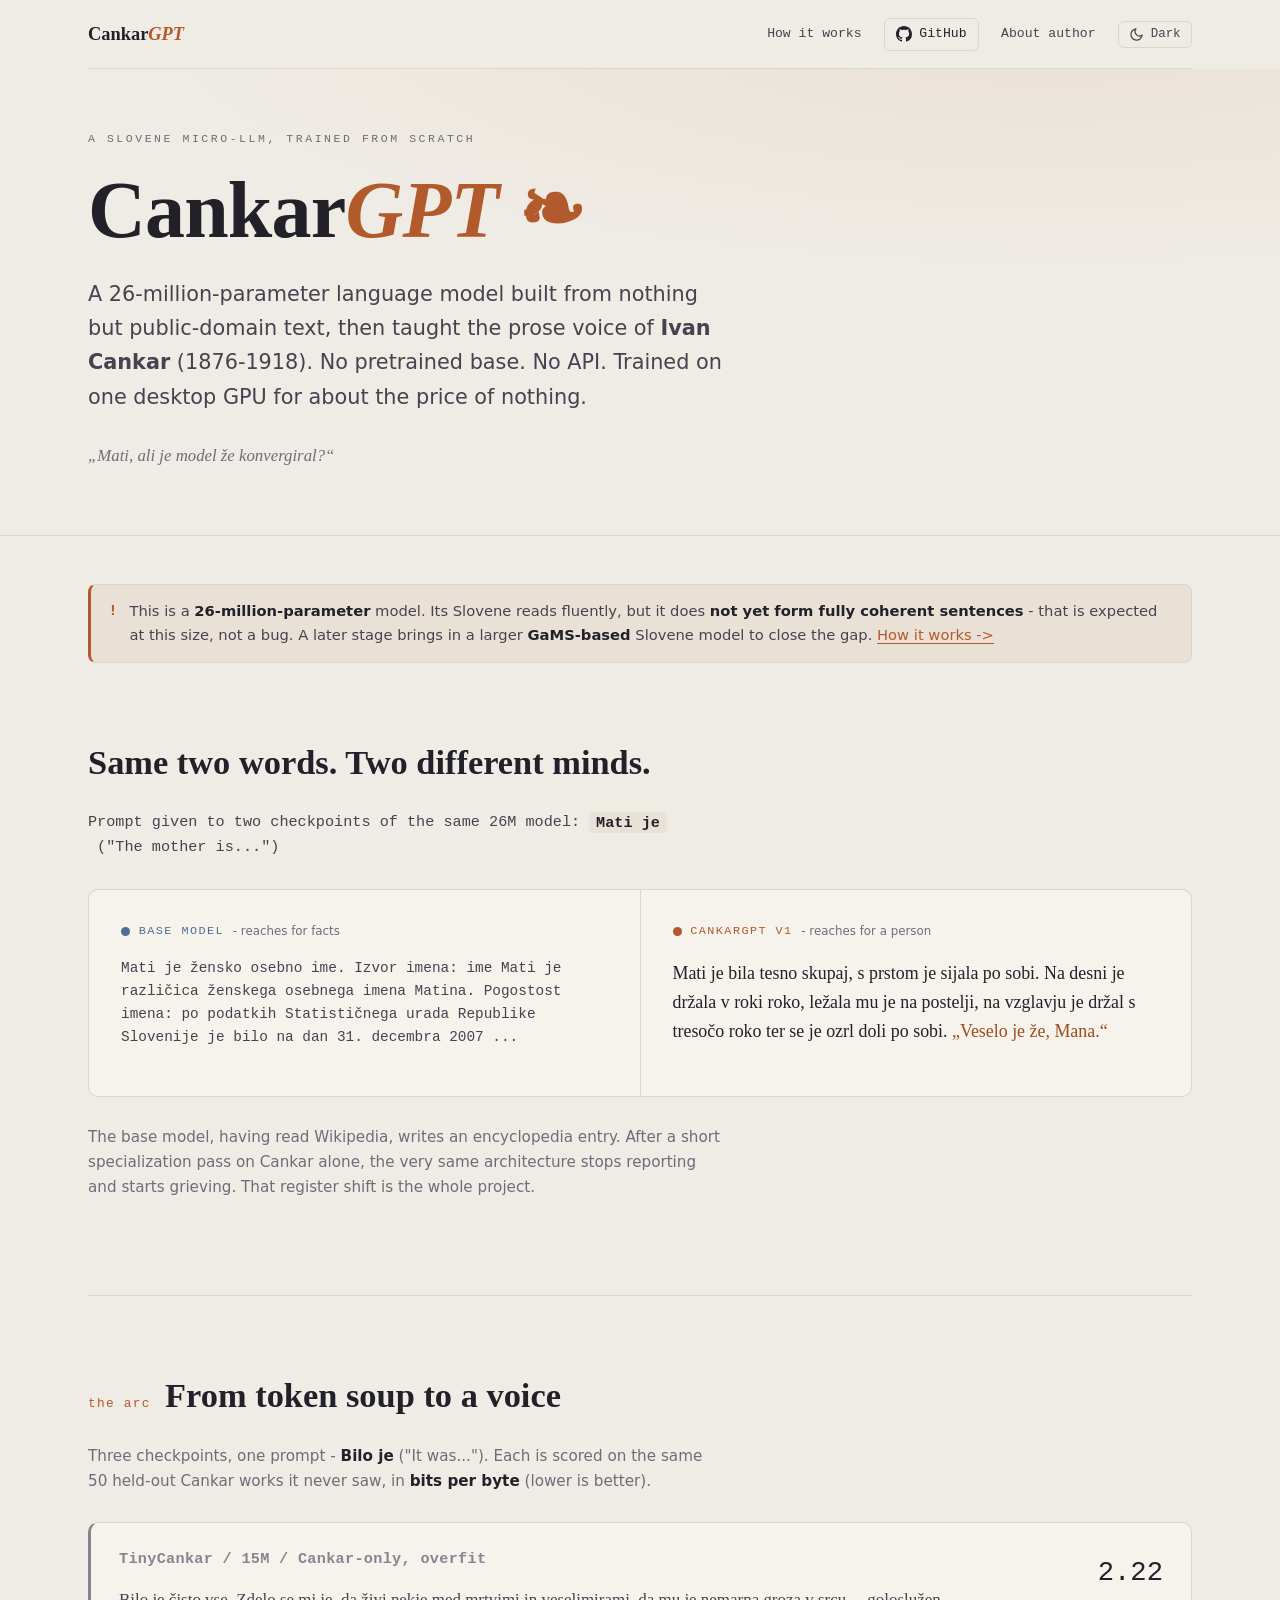
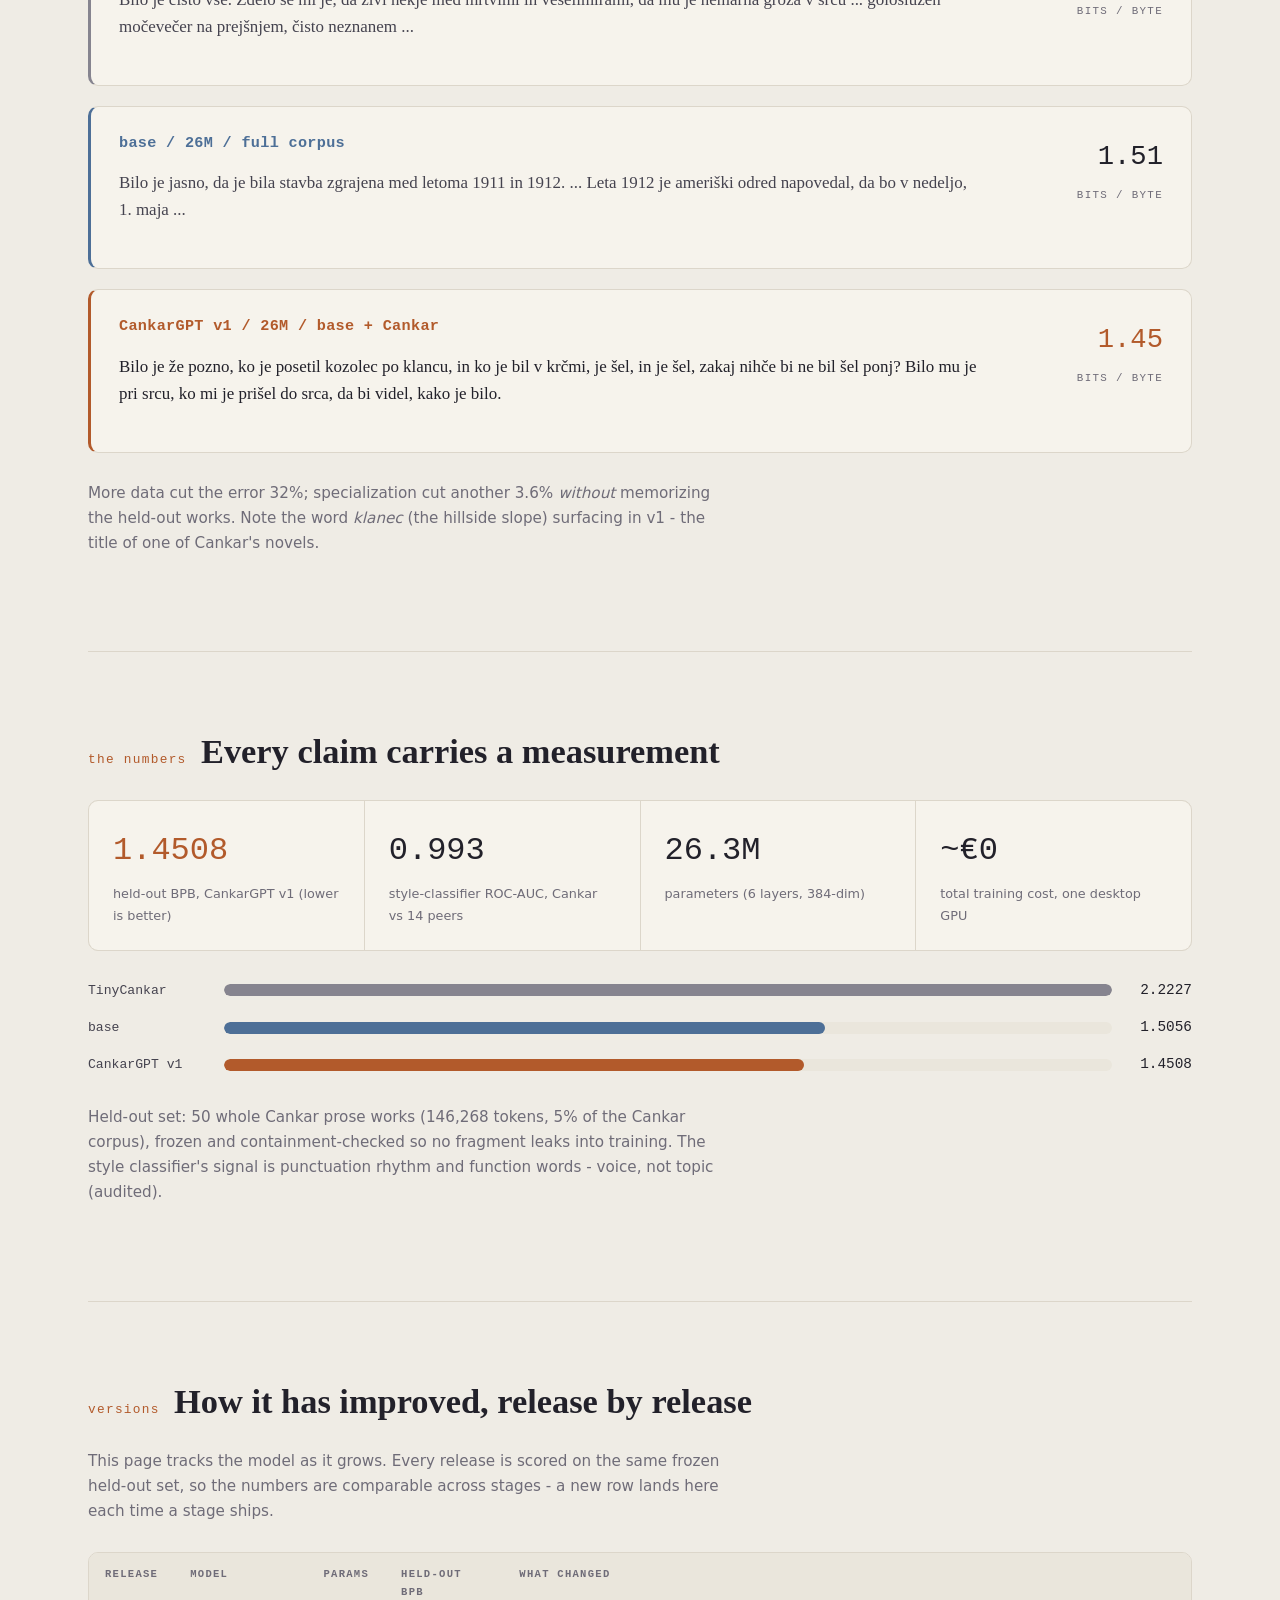
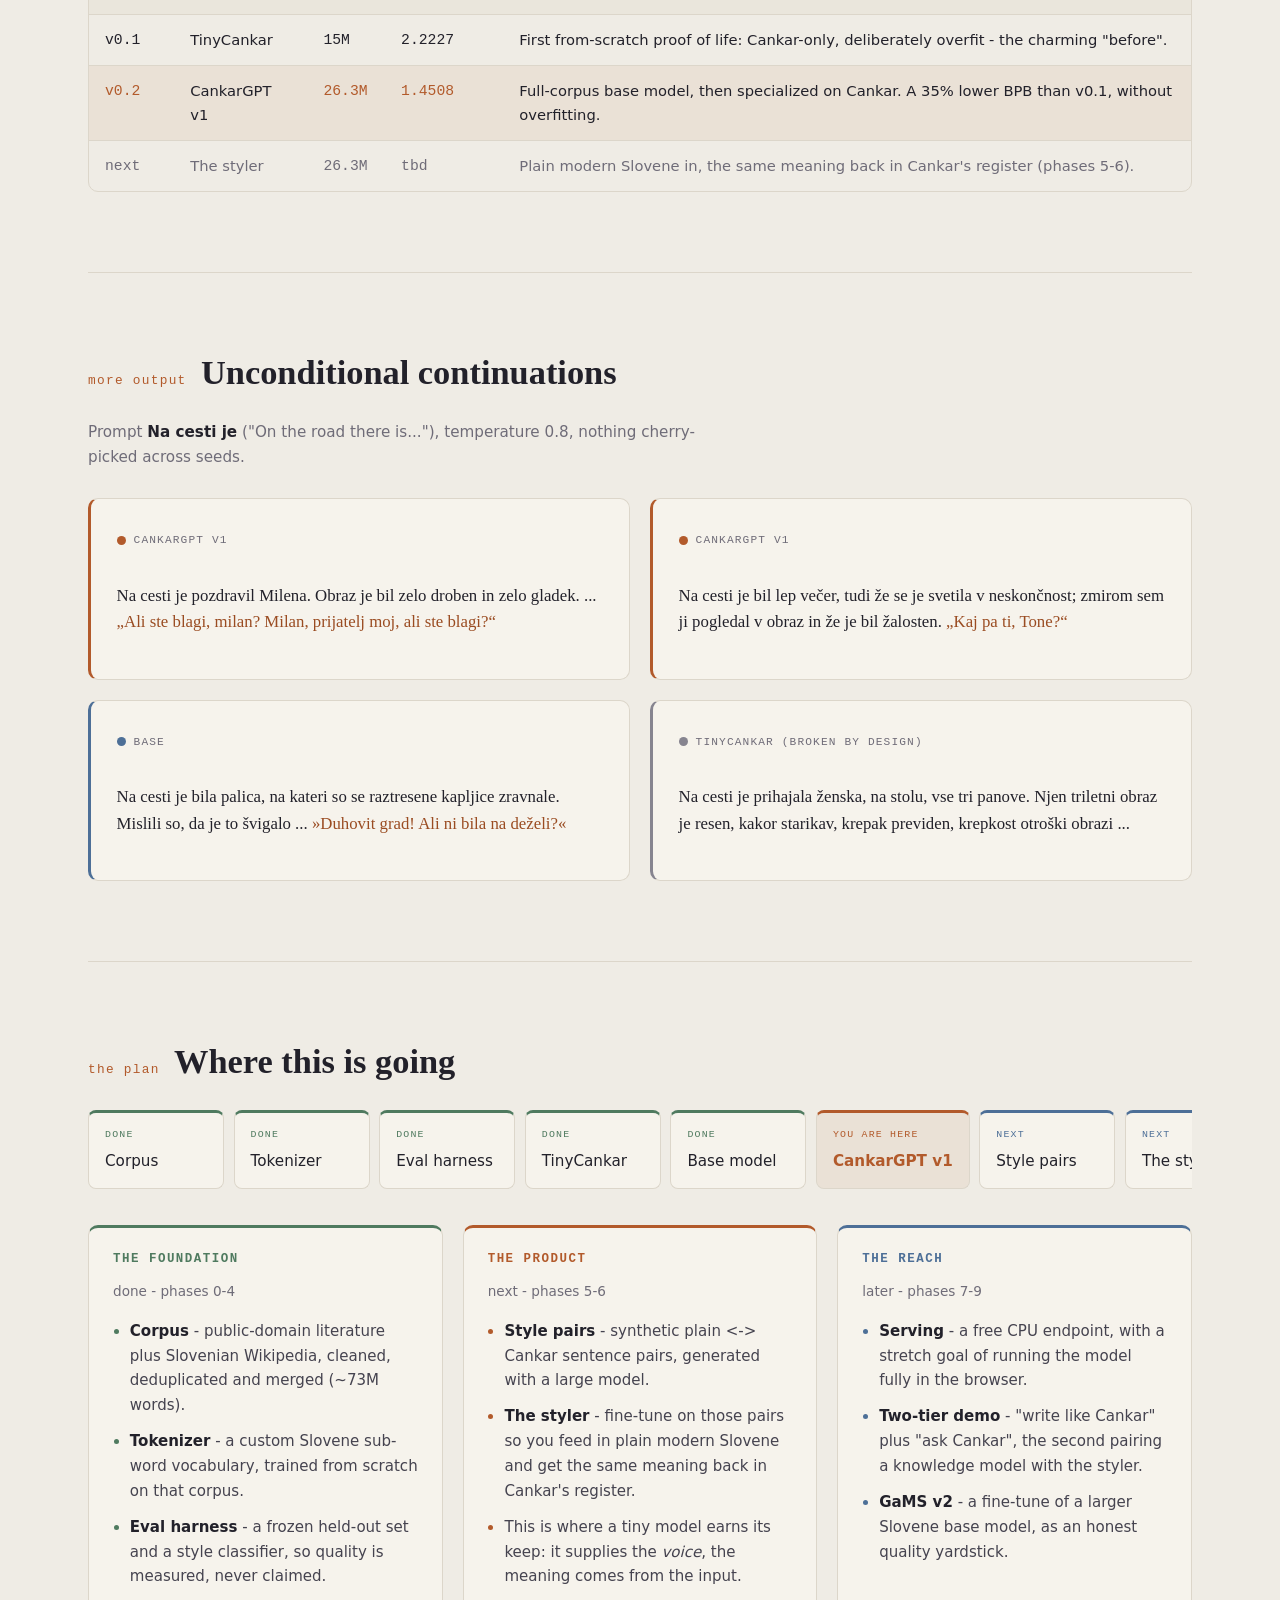
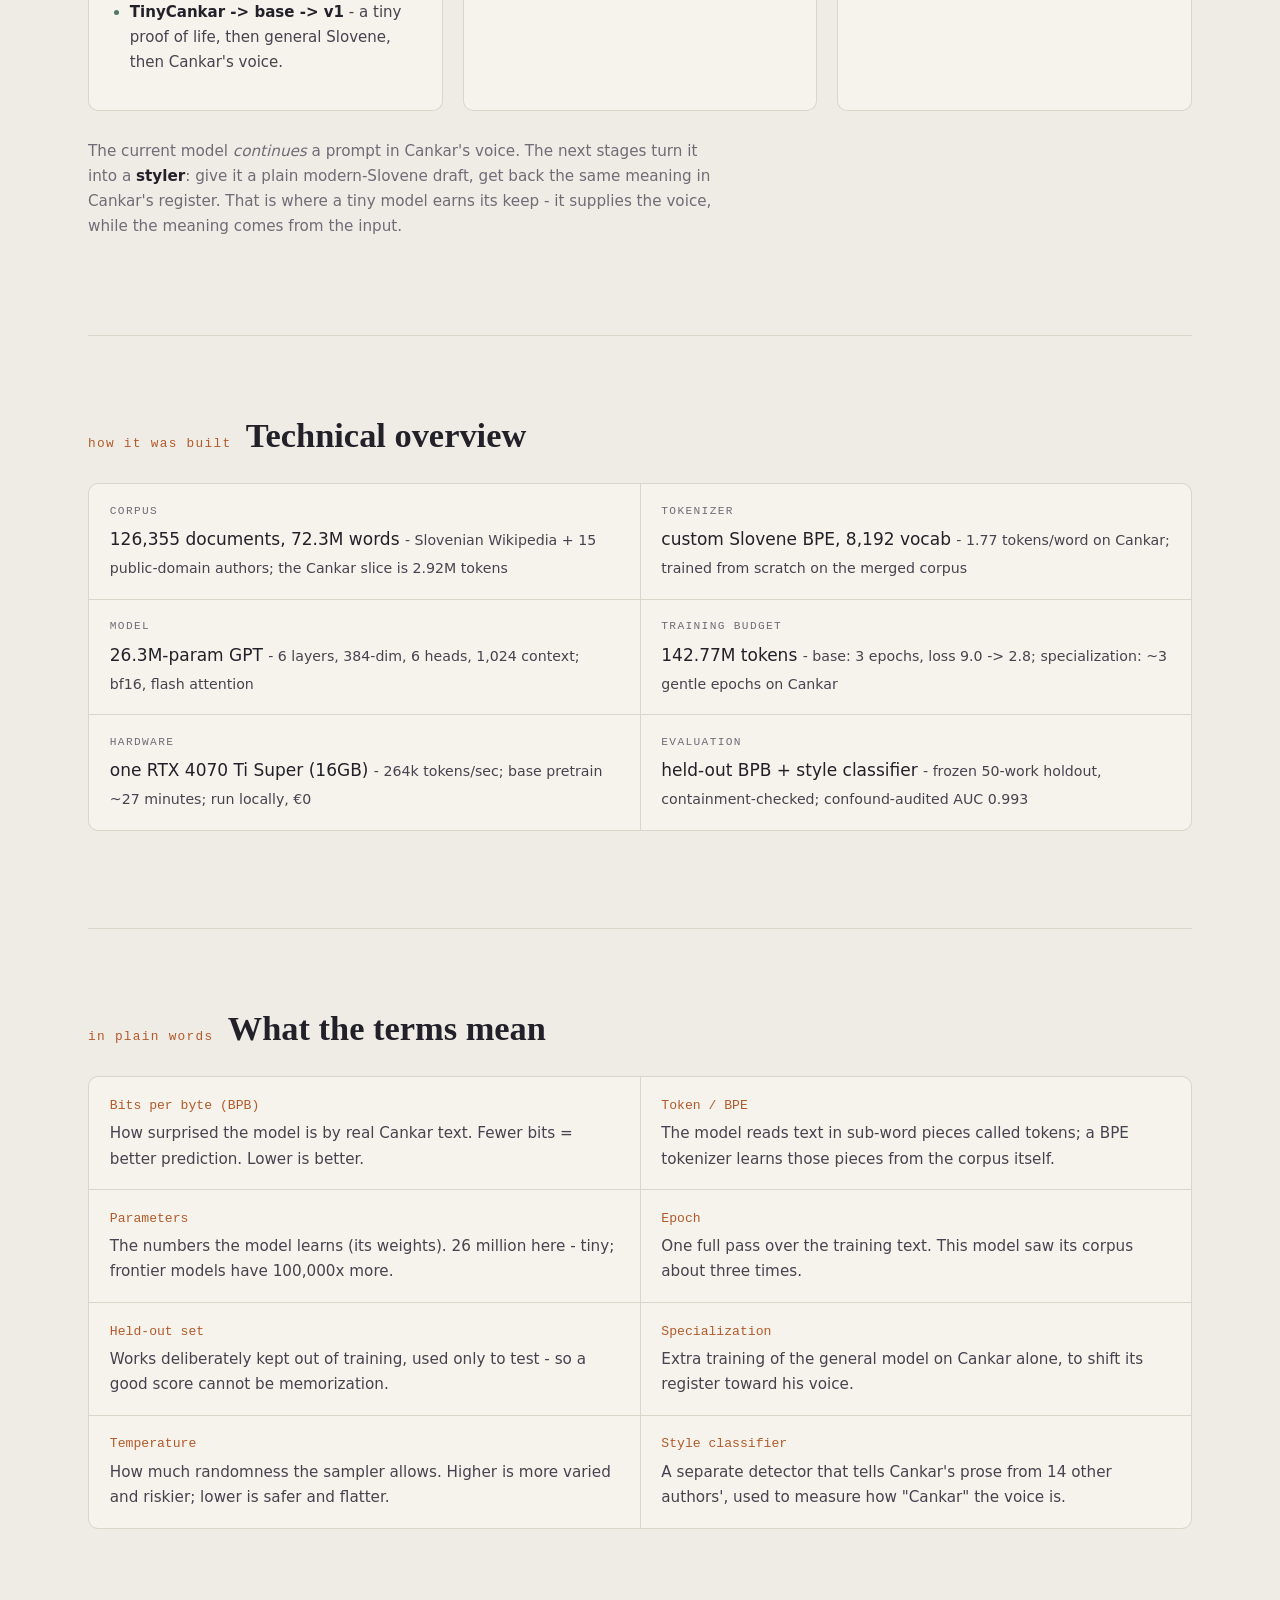
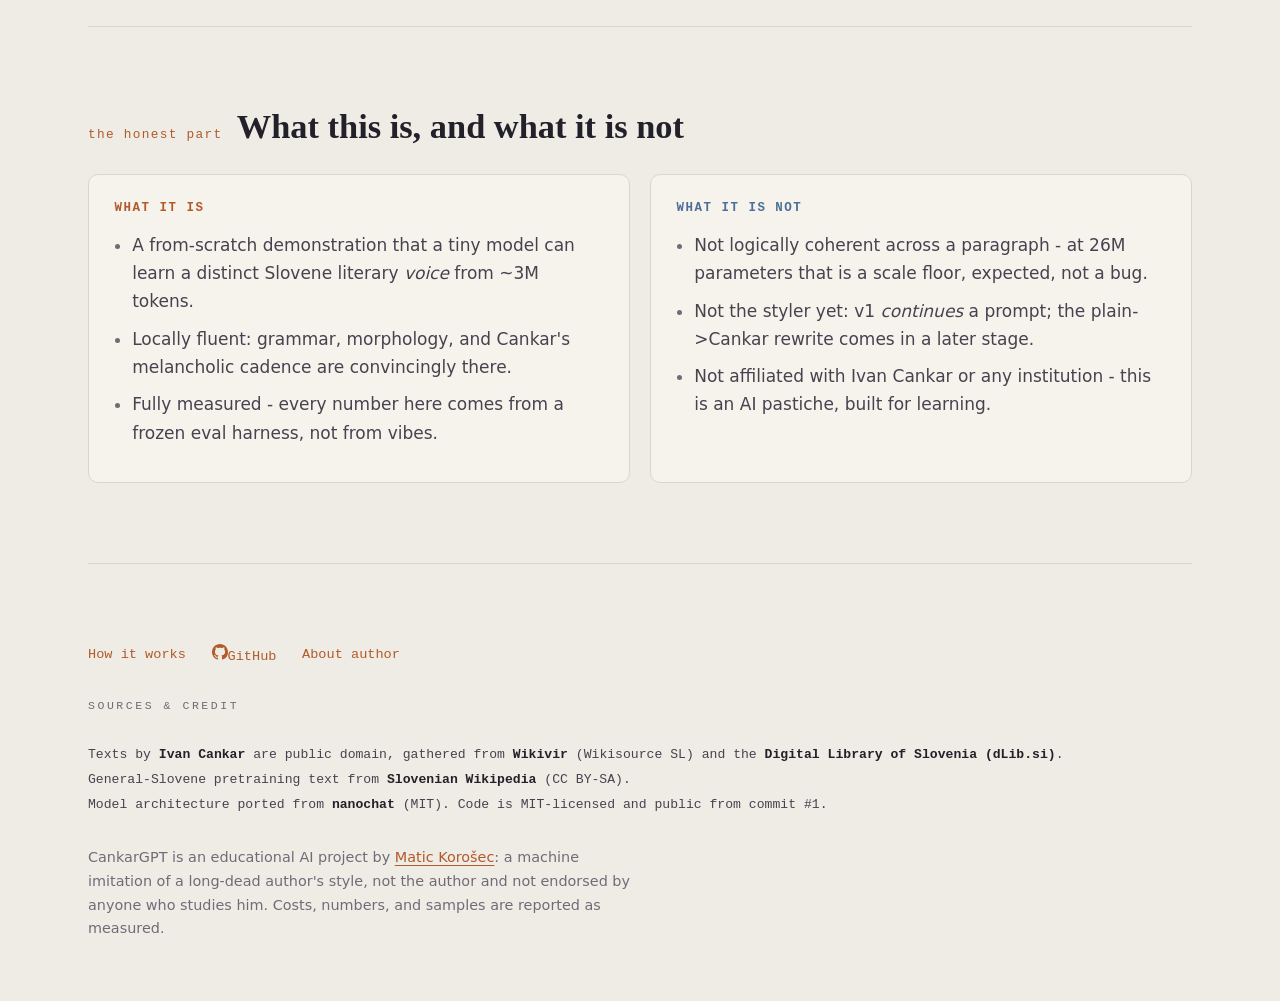
<file: docs/index.html>
<!DOCTYPE html>
<html lang="en">
<head>
  <meta charset="utf-8">
  <meta name="viewport" content="width=device-width, initial-scale=1">
  <title>CankarGPT - a Slovene voice from scratch</title>
  <meta name="description" content="A 26M-parameter Slovene language model trained from scratch and specialized in the prose voice of Ivan Cankar. Live samples, eval numbers, and how it was built.">
  <link rel="icon" href="data:image/svg+xml,<svg xmlns='http://www.w3.org/2000/svg' viewBox='0 0 32 32'><text y='26' font-size='26'>%F0%9F%95%AF%EF%B8%8F</text></svg>">
  <!-- Open Graph / LinkedIn link preview. og:image TODO: add a hosted 1200x630 of the 'Mati je' fork. -->
  <meta property="og:type" content="website">
  <meta property="og:title" content="CankarGPT - a Slovene voice from scratch">
  <meta property="og:description" content="A 26M-parameter Slovene LLM trained from scratch, specialized in Ivan Cankar's prose voice. Same prompt: one model reaches for facts, the other for a person.">
  <meta property="og:url" content="https://cankar-gpt.nextgen-solutions.xyz">
  <meta name="twitter:card" content="summary_large_image">
  <link rel="stylesheet" href="style.css">
</head>
<body>

<div class="wrap">
  <nav class="bar">
    <span class="mark">Cankar<span class="flame">GPT</span></span>
    <span class="links">
      <a href="how-it-works.html">How it works</a>
      <a class="btn-github" href="https://github.com/Mult1Hunter/cankar-gpt" target="_blank" rel="noopener"><svg viewBox="0 0 16 16" width="16" height="16" fill="currentColor" aria-hidden="true"><path d="M8 0C3.58 0 0 3.58 0 8c0 3.54 2.29 6.53 5.47 7.59.4.07.55-.17.55-.38 0-.19-.01-.82-.01-1.49-2.01.37-2.53-.49-2.69-.94-.09-.23-.48-.94-.82-1.13-.28-.15-.68-.52-.01-.53.63-.01 1.08.58 1.23.82.72 1.21 1.87.87 2.33.66.07-.52.28-.87.51-1.07-1.78-.2-3.64-.89-3.64-3.95 0-.87.31-1.59.82-2.15-.08-.2-.36-1.02.08-2.12 0 0 .67-.21 2.2.82.64-.18 1.32-.27 2-.27.68 0 1.36.09 2 .27 1.53-1.04 2.2-.82 2.2-.82.44 1.1.16 1.92.08 2.12.51.56.82 1.27.82 2.15 0 3.07-1.87 3.75-3.65 3.95.29.25.54.73.54 1.48 0 1.07-.01 1.93-.01 2.2 0 .21.15.46.55.38A8.013 8.013 0 0 0 16 8c0-4.42-3.58-8-8-8z"/></svg>GitHub</a>
      <a href="https://nextgen-solutions.xyz" target="_blank" rel="noopener">About author</a>
      <button class="theme-toggle" id="themeToggle" type="button"></button>
    </span>
  </nav>
</div>

<header class="top">
  <div class="wrap">
    <p class="eyebrow">A Slovene micro-LLM, trained from scratch</p>
    <h1 class="brand">Cankar<span class="flame">GPT</span> <span class="flame-mark">&#10087;</span></h1>
    <p class="lede">A 26-million-parameter language model built from nothing but public-domain
      text, then taught the prose voice of <b>Ivan Cankar</b> (1876-1918). No pretrained
      base. No API. Trained on one desktop GPU for about the price of nothing.</p>
    <p class="epigraph">&bdquo;Mati, ali je model &zcaron;e konvergiral?&ldquo;</p>
  </div>
</header>

<main class="wrap">

  <div class="notice-bar">
    <span class="ic">!</span>
    <span>This is a <b>26-million-parameter</b> model. Its Slovene reads fluently, but it does
      <b>not yet form fully coherent sentences</b> - that is expected at this size, not a bug. A later
      stage brings in a larger <b>GaMS-based</b> Slovene model to close the gap.
      <a href="how-it-works.html">How it works -&gt;</a></span>
  </div>

  <section>
    <div class="kicker"><h2>Same two words. Two different minds.</h2></div>
    <p class="prompt-line col">Prompt given to two checkpoints of the same 26M model:
      <b>Mati je</b> &nbsp;("The mother is...")</p>
    <div class="fork">
      <div class="panel machine">
        <div class="tag"><span class="dot"></span> base model <span class="verdict">- reaches for facts</span></div>
        <p class="out-machine">Mati je &zcaron;ensko osebno ime. Izvor imena: ime Mati je razli&ccaron;ica
          &zcaron;enskega osebnega imena Matina. Pogostost imena: po podatkih Statisti&ccaron;nega urada
          Republike Slovenije je bilo na dan 31.&nbsp;decembra 2007 ...</p>
      </div>
      <div class="panel voice">
        <div class="tag"><span class="dot"></span> CankarGPT&nbsp;v1 <span class="verdict">- reaches for a person</span></div>
        <p class="out-voice">Mati je bila tesno skupaj, s prstom je sijala po sobi. Na desni je
          dr&zcaron;ala v roki roko, le&zcaron;ala mu je na postelji, na vzglavju je dr&zcaron;al s treso&ccaron;o roko
          ter se je ozrl doli po sobi. <span class="q">&bdquo;Veselo je &zcaron;e, Mana.&ldquo;</span></p>
      </div>
    </div>
    <p class="note fork-foot col">The base model, having read Wikipedia, writes an encyclopedia entry.
      After a short specialization pass on Cankar alone, the very same architecture stops reporting
      and starts grieving. That register shift is the whole project.</p>
  </section>

  <section>
    <div class="kicker"><span class="num">the arc</span><h2>From token soup to a voice</h2></div>
    <p class="note col" style="margin-bottom:var(--s3)">Three checkpoints, one prompt - <b style="color:var(--ink)">Bilo je</b>
      ("It was..."). Each is scored on the same 50 held-out Cankar works it never saw, in
      <b style="color:var(--ink)">bits per byte</b> (lower is better).</p>
    <div class="arc">
      <div class="stage tiny">
        <div><h3 class="who">TinyCankar / 15M / Cankar-only, overfit</h3>
          <p class="said">Bilo je &ccaron;isto vse. Zdelo se mi je, da &zcaron;ivi nekje med mrtvimi in
            veselimirami, da mu je nemarna groza v srcu ... goloslu&zcaron;en mo&ccaron;eve&ccaron;er na prej&scaron;njem,
            &ccaron;isto neznanem ...</p></div>
        <div class="metric"><span class="big">2.22</span><span class="lbl">bits / byte</span></div>
      </div>
      <div class="stage base">
        <div><h3 class="who">base / 26M / full corpus</h3>
          <p class="said">Bilo je jasno, da je bila stavba zgrajena med letoma 1911 in 1912. ...
            Leta 1912 je ameri&scaron;ki odred napovedal, da bo v nedeljo, 1.&nbsp;maja ...</p></div>
        <div class="metric"><span class="big">1.51</span><span class="lbl">bits / byte</span></div>
      </div>
      <div class="stage v1">
        <div><h3 class="who">CankarGPT v1 / 26M / base + Cankar</h3>
          <p class="said">Bilo je &zcaron;e pozno, ko je posetil kozolec po klancu, in ko je bil v
            kr&ccaron;mi, je &scaron;el, in je &scaron;el, zakaj nih&ccaron;e bi ne bil &scaron;el ponj? Bilo mu je pri srcu,
            ko mi je pri&scaron;el do srca, da bi videl, kako je bilo.</p></div>
        <div class="metric v1"><span class="big">1.45</span><span class="lbl">bits / byte</span></div>
      </div>
    </div>
    <p class="note col" style="margin-top:var(--s3)">More data cut the error 32%; specialization cut
      another 3.6% <em>without</em> memorizing the held-out works. Note the word <em>klanec</em>
      (the hillside slope) surfacing in v1 - the title of one of Cankar's novels.</p>
  </section>

  <section>
    <div class="kicker"><span class="num">the numbers</span><h2>Every claim carries a measurement</h2></div>
    <div class="stats">
      <div class="stat hi"><div class="v">1.4508</div><div class="k">held-out BPB, CankarGPT v1 (lower is better)</div></div>
      <div class="stat"><div class="v">0.993</div><div class="k">style-classifier ROC-AUC, Cankar vs 14 peers</div></div>
      <div class="stat"><div class="v">26.3M</div><div class="k">parameters (6 layers, 384-dim)</div></div>
      <div class="stat"><div class="v">~&euro;0</div><div class="k">total training cost, one desktop GPU</div></div>
    </div>
    <div class="bars">
      <div class="bar-row"><span class="name">TinyCankar</span><span class="track"><span class="fill tiny" style="width:100%"></span></span><span class="val">2.2227</span></div>
      <div class="bar-row"><span class="name">base</span><span class="track"><span class="fill base" style="width:67.7%"></span></span><span class="val">1.5056</span></div>
      <div class="bar-row"><span class="name">CankarGPT v1</span><span class="track"><span class="fill v1" style="width:65.3%"></span></span><span class="val">1.4508</span></div>
    </div>
    <p class="note col" style="margin-top:var(--s3)">Held-out set: 50 whole Cankar prose works
      (146,268 tokens, 5% of the Cankar corpus), frozen and containment-checked so no fragment leaks
      into training. The style classifier's signal is punctuation rhythm and function words - voice,
      not topic (audited).</p>
  </section>

  <section>
    <div class="kicker"><span class="num">versions</span><h2>How it has improved, release by release</h2></div>
    <p class="note col" style="margin-bottom:var(--s3)">This page tracks the model as it grows. Every
      release is scored on the same frozen held-out set, so the numbers are comparable across stages -
      a new row lands here each time a stage ships.</p>
    <div class="tbl-wrap">
      <table class="tbl">
        <thead><tr><th>Release</th><th>Model</th><th>Params</th><th>Held-out BPB</th><th>What changed</th></tr></thead>
        <tbody>
          <tr><td class="mono">v0.1</td><td>TinyCankar</td><td class="mono">15M</td><td class="mono">2.2227</td><td>First from-scratch proof of life: Cankar-only, deliberately overfit - the charming "before".</td></tr>
          <tr class="current"><td class="mono">v0.2</td><td>CankarGPT v1</td><td class="mono">26.3M</td><td class="mono">1.4508</td><td>Full-corpus base model, then specialized on Cankar. A 35% lower BPB than v0.1, without overfitting.</td></tr>
          <tr class="upcoming"><td class="mono">next</td><td>The styler</td><td class="mono">26.3M</td><td class="mono">tbd</td><td>Plain modern Slovene in, the same meaning back in Cankar's register (phases 5-6).</td></tr>
        </tbody>
      </table>
    </div>
  </section>

  <section>
    <div class="kicker"><span class="num">more output</span><h2>Unconditional continuations</h2></div>
    <p class="note col" style="margin-bottom:var(--s3)">Prompt <b style="color:var(--ink)">Na cesti je</b>
      ("On the road there is..."), temperature 0.8, nothing cherry-picked across seeds.</p>
    <div class="gallery">
      <div class="card v1"><div class="chip"><span class="dot" style="background:var(--voice)"></span> CankarGPT v1</div>
        <p class="said">Na cesti je pozdravil Milena. Obraz je bil zelo droben in zelo gladek. ...
          <span class="q">&bdquo;Ali ste blagi, milan? Milan, prijatelj moj, ali ste blagi?&ldquo;</span></p></div>
      <div class="card v1"><div class="chip"><span class="dot" style="background:var(--voice)"></span> CankarGPT v1</div>
        <p class="said">Na cesti je bil lep ve&ccaron;er, tudi &zcaron;e se je svetila v neskon&ccaron;nost; zmirom sem
          ji pogledal v obraz in &zcaron;e je bil &zcaron;alosten. <span class="q">&bdquo;Kaj pa ti, Tone?&ldquo;</span></p></div>
      <div class="card base"><div class="chip"><span class="dot" style="background:var(--machine)"></span> base</div>
        <p class="said">Na cesti je bila palica, na kateri so se raztresene kapljice zravnale.
          Mislili so, da je to &scaron;vigalo ... <span class="q">&raquo;Duhovit grad! Ali ni bila na de&zcaron;eli?&laquo;</span></p></div>
      <div class="card tiny"><div class="chip"><span class="dot" style="background:var(--broken)"></span> TinyCankar (broken by design)</div>
        <p class="said">Na cesti je prihajala &zcaron;enska, na stolu, vse tri panove. Njen triletni obraz
          je resen, kakor starikav, krepak previden, krepkost otro&scaron;ki obrazi ...</p></div>
    </div>
  </section>

  <section>
    <div class="kicker"><span class="num">the plan</span><h2>Where this is going</h2></div>
    <div class="road">
      <div class="phase done"><div class="p-st">done</div><div class="p-nm">Corpus</div></div>
      <div class="phase done"><div class="p-st">done</div><div class="p-nm">Tokenizer</div></div>
      <div class="phase done"><div class="p-st">done</div><div class="p-nm">Eval harness</div></div>
      <div class="phase done"><div class="p-st">done</div><div class="p-nm">TinyCankar</div></div>
      <div class="phase done"><div class="p-st">done</div><div class="p-nm">Base model</div></div>
      <div class="phase now"><div class="p-st">you are here</div><div class="p-nm">CankarGPT v1</div></div>
      <div class="phase next"><div class="p-st">next</div><div class="p-nm">Style pairs</div></div>
      <div class="phase next"><div class="p-st">next</div><div class="p-nm">The styler</div></div>
      <div class="phase later"><div class="p-st">later</div><div class="p-nm">Public demo</div></div>
    </div>

    <div class="rm-groups">
      <div class="rm-group done">
        <h3>The foundation</h3>
        <p class="g-sub">done - phases 0-4</p>
        <ul>
          <li><b>Corpus</b> - public-domain literature plus Slovenian Wikipedia, cleaned, deduplicated and merged (~73M words).</li>
          <li><b>Tokenizer</b> - a custom Slovene sub-word vocabulary, trained from scratch on that corpus.</li>
          <li><b>Eval harness</b> - a frozen held-out set and a style classifier, so quality is measured, never claimed.</li>
          <li><b>TinyCankar -&gt; base -&gt; v1</b> - a tiny proof of life, then general Slovene, then Cankar's voice.</li>
        </ul>
      </div>
      <div class="rm-group next">
        <h3>The product</h3>
        <p class="g-sub">next - phases 5-6</p>
        <ul>
          <li><b>Style pairs</b> - synthetic plain &lt;-&gt; Cankar sentence pairs, generated with a large model.</li>
          <li><b>The styler</b> - fine-tune on those pairs so you feed in plain modern Slovene and get the same meaning back in Cankar's register.</li>
          <li>This is where a tiny model earns its keep: it supplies the <em>voice</em>, the meaning comes from the input.</li>
        </ul>
      </div>
      <div class="rm-group later">
        <h3>The reach</h3>
        <p class="g-sub">later - phases 7-9</p>
        <ul>
          <li><b>Serving</b> - a free CPU endpoint, with a stretch goal of running the model fully in the browser.</li>
          <li><b>Two-tier demo</b> - "write like Cankar" plus "ask Cankar", the second pairing a knowledge model with the styler.</li>
          <li><b>GaMS v2</b> - a fine-tune of a larger Slovene base model, as an honest quality yardstick.</li>
        </ul>
      </div>
    </div>

    <p class="note col" style="margin-top:var(--s3)">The current model <em>continues</em> a prompt in
      Cankar's voice. The next stages turn it into a <b style="color:var(--ink)">styler</b>: give it a
      plain modern-Slovene draft, get back the same meaning in Cankar's register. That is where a tiny
      model earns its keep - it supplies the voice, while the meaning comes from the input.</p>
  </section>

  <section>
    <div class="kicker"><span class="num">how it was built</span><h2>Technical overview</h2></div>
    <dl class="spec">
      <div><dt>Corpus</dt><dd>126,355 documents, 72.3M words <small>- Slovenian Wikipedia + 15 public-domain authors; the Cankar slice is 2.92M tokens</small></dd></div>
      <div><dt>Tokenizer</dt><dd>custom Slovene BPE, 8,192 vocab <small>- 1.77 tokens/word on Cankar; trained from scratch on the merged corpus</small></dd></div>
      <div><dt>Model</dt><dd>26.3M-param GPT <small>- 6 layers, 384-dim, 6 heads, 1,024 context; bf16, flash attention</small></dd></div>
      <div><dt>Training budget</dt><dd>142.77M tokens <small>- base: 3 epochs, loss 9.0 -&gt; 2.8; specialization: ~3 gentle epochs on Cankar</small></dd></div>
      <div><dt>Hardware</dt><dd>one RTX 4070 Ti Super (16GB) <small>- 264k tokens/sec; base pretrain ~27 minutes; run locally, &euro;0</small></dd></div>
      <div><dt>Evaluation</dt><dd>held-out BPB + style classifier <small>- frozen 50-work holdout, containment-checked; confound-audited AUC 0.993</small></dd></div>
    </dl>
  </section>

  <section>
    <div class="kicker"><span class="num">in plain words</span><h2>What the terms mean</h2></div>
    <dl class="glossary">
      <div><dt>Bits per byte (BPB)</dt><dd>How surprised the model is by real Cankar text. Fewer bits = better prediction. Lower is better.</dd></div>
      <div><dt>Token / BPE</dt><dd>The model reads text in sub-word pieces called tokens; a BPE tokenizer learns those pieces from the corpus itself.</dd></div>
      <div><dt>Parameters</dt><dd>The numbers the model learns (its weights). 26 million here - tiny; frontier models have 100,000x more.</dd></div>
      <div><dt>Epoch</dt><dd>One full pass over the training text. This model saw its corpus about three times.</dd></div>
      <div><dt>Held-out set</dt><dd>Works deliberately kept out of training, used only to test - so a good score cannot be memorization.</dd></div>
      <div><dt>Specialization</dt><dd>Extra training of the general model on Cankar alone, to shift its register toward his voice.</dd></div>
      <div><dt>Temperature</dt><dd>How much randomness the sampler allows. Higher is more varied and riskier; lower is safer and flatter.</dd></div>
      <div><dt>Style classifier</dt><dd>A separate detector that tells Cankar's prose from 14 other authors', used to measure how "Cankar" the voice is.</dd></div>
    </dl>
  </section>

  <section>
    <div class="kicker"><span class="num">the honest part</span><h2>What this is, and what it is not</h2></div>
    <div class="honesty">
      <div class="box is"><h3>What it is</h3>
        <ul>
          <li>A from-scratch demonstration that a tiny model can learn a distinct Slovene literary <em>voice</em> from ~3M tokens.</li>
          <li>Locally fluent: grammar, morphology, and Cankar's melancholic cadence are convincingly there.</li>
          <li>Fully measured - every number here comes from a frozen eval harness, not from vibes.</li>
        </ul></div>
      <div class="box isnot"><h3>What it is not</h3>
        <ul>
          <li>Not logically coherent across a paragraph - at 26M parameters that is a scale floor, expected, not a bug.</li>
          <li>Not the styler yet: v1 <em>continues</em> a prompt; the plain-&gt;Cankar rewrite comes in a later stage.</li>
          <li>Not affiliated with Ivan Cankar or any institution - this is an AI pastiche, built for learning.</li>
        </ul></div>
    </div>
  </section>

  <footer>
    <div class="foot-links">
      <a href="how-it-works.html">How it works</a>
      <a class="btn-github" href="https://github.com/Mult1Hunter/cankar-gpt" target="_blank" rel="noopener"><svg viewBox="0 0 16 16" width="16" height="16" fill="currentColor" aria-hidden="true"><path d="M8 0C3.58 0 0 3.58 0 8c0 3.54 2.29 6.53 5.47 7.59.4.07.55-.17.55-.38 0-.19-.01-.82-.01-1.49-2.01.37-2.53-.49-2.69-.94-.09-.23-.48-.94-.82-1.13-.28-.15-.68-.52-.01-.53.63-.01 1.08.58 1.23.82.72 1.21 1.87.87 2.33.66.07-.52.28-.87.51-1.07-1.78-.2-3.64-.89-3.64-3.95 0-.87.31-1.59.82-2.15-.08-.2-.36-1.02.08-2.12 0 0 .67-.21 2.2.82.64-.18 1.32-.27 2-.27.68 0 1.36.09 2 .27 1.53-1.04 2.2-.82 2.2-.82.44 1.1.16 1.92.08 2.12.51.56.82 1.27.82 2.15 0 3.07-1.87 3.75-3.65 3.95.29.25.54.73.54 1.48 0 1.07-.01 1.93-.01 2.2 0 .21.15.46.55.38A8.013 8.013 0 0 0 16 8c0-4.42-3.58-8-8-8z"/></svg>GitHub</a>
      <a href="https://nextgen-solutions.xyz" target="_blank" rel="noopener">About author</a>
    </div>
    <p class="eyebrow">Sources &amp; credit</p>
    <div class="sources">
      Texts by <b>Ivan Cankar</b> are public domain, gathered from <b>Wikivir</b> (Wikisource SL)
      and the <b>Digital Library of Slovenia (dLib.si)</b>.<br>
      General-Slovene pretraining text from <b>Slovenian Wikipedia</b> (CC BY-SA).<br>
      Model architecture ported from <b>nanochat</b> (MIT). Code is MIT-licensed and public from commit&nbsp;#1.
    </div>
    <p class="disclaim" style="margin-top:var(--s3)">CankarGPT is an educational AI project by
      <a href="https://nextgen-solutions.xyz" target="_blank" rel="noopener">Matic Koro&scaron;ec</a>: a machine imitation of a long-dead
      author's style, not the author and not endorsed by anyone who studies him. Costs, numbers, and
      samples are reported as measured.</p>
  </footer>
</main>

<script>
  (function () {
    var root = document.documentElement, key = "cankargpt-theme", btn = document.getElementById("themeToggle");
    var SUN = '<svg viewBox="0 0 24 24" width="15" height="15" fill="none" stroke="currentColor" stroke-width="2" stroke-linecap="round" aria-hidden="true"><circle cx="12" cy="12" r="4.2"/><path d="M12 2.5v2M12 19.5v2M4.4 4.4l1.4 1.4M18.2 18.2l1.4 1.4M2.5 12h2M19.5 12h2M4.4 19.6l1.4-1.4M18.2 5.8l1.4-1.4"/></svg>';
    var MOON = '<svg viewBox="0 0 24 24" width="15" height="15" fill="none" stroke="currentColor" stroke-width="2" stroke-linejoin="round" aria-hidden="true"><path d="M21 12.8A9 9 0 1 1 11.2 3 7 7 0 0 0 21 12.8z"/></svg>';
    function effective() { var t = root.getAttribute("data-theme"); if (t) return t; return window.matchMedia("(prefers-color-scheme: dark)").matches ? "dark" : "light"; }
    function render() {
      if (effective() === "dark") { btn.innerHTML = SUN + "<span>Light</span>"; btn.title = "Switch to light theme"; btn.setAttribute("aria-label", "Switch to light theme"); }
      else { btn.innerHTML = MOON + "<span>Dark</span>"; btn.title = "Switch to dark theme"; btn.setAttribute("aria-label", "Switch to dark theme"); }
    }
    try { var saved = localStorage.getItem(key); if (saved) root.setAttribute("data-theme", saved); } catch (e) {}
    render();
    btn.addEventListener("click", function () {
      var next = effective() === "dark" ? "light" : "dark";
      root.setAttribute("data-theme", next);
      try { localStorage.setItem(key, next); } catch (e) {}
      render();
    });
  })();
</script>
</body>
</html>
</file>
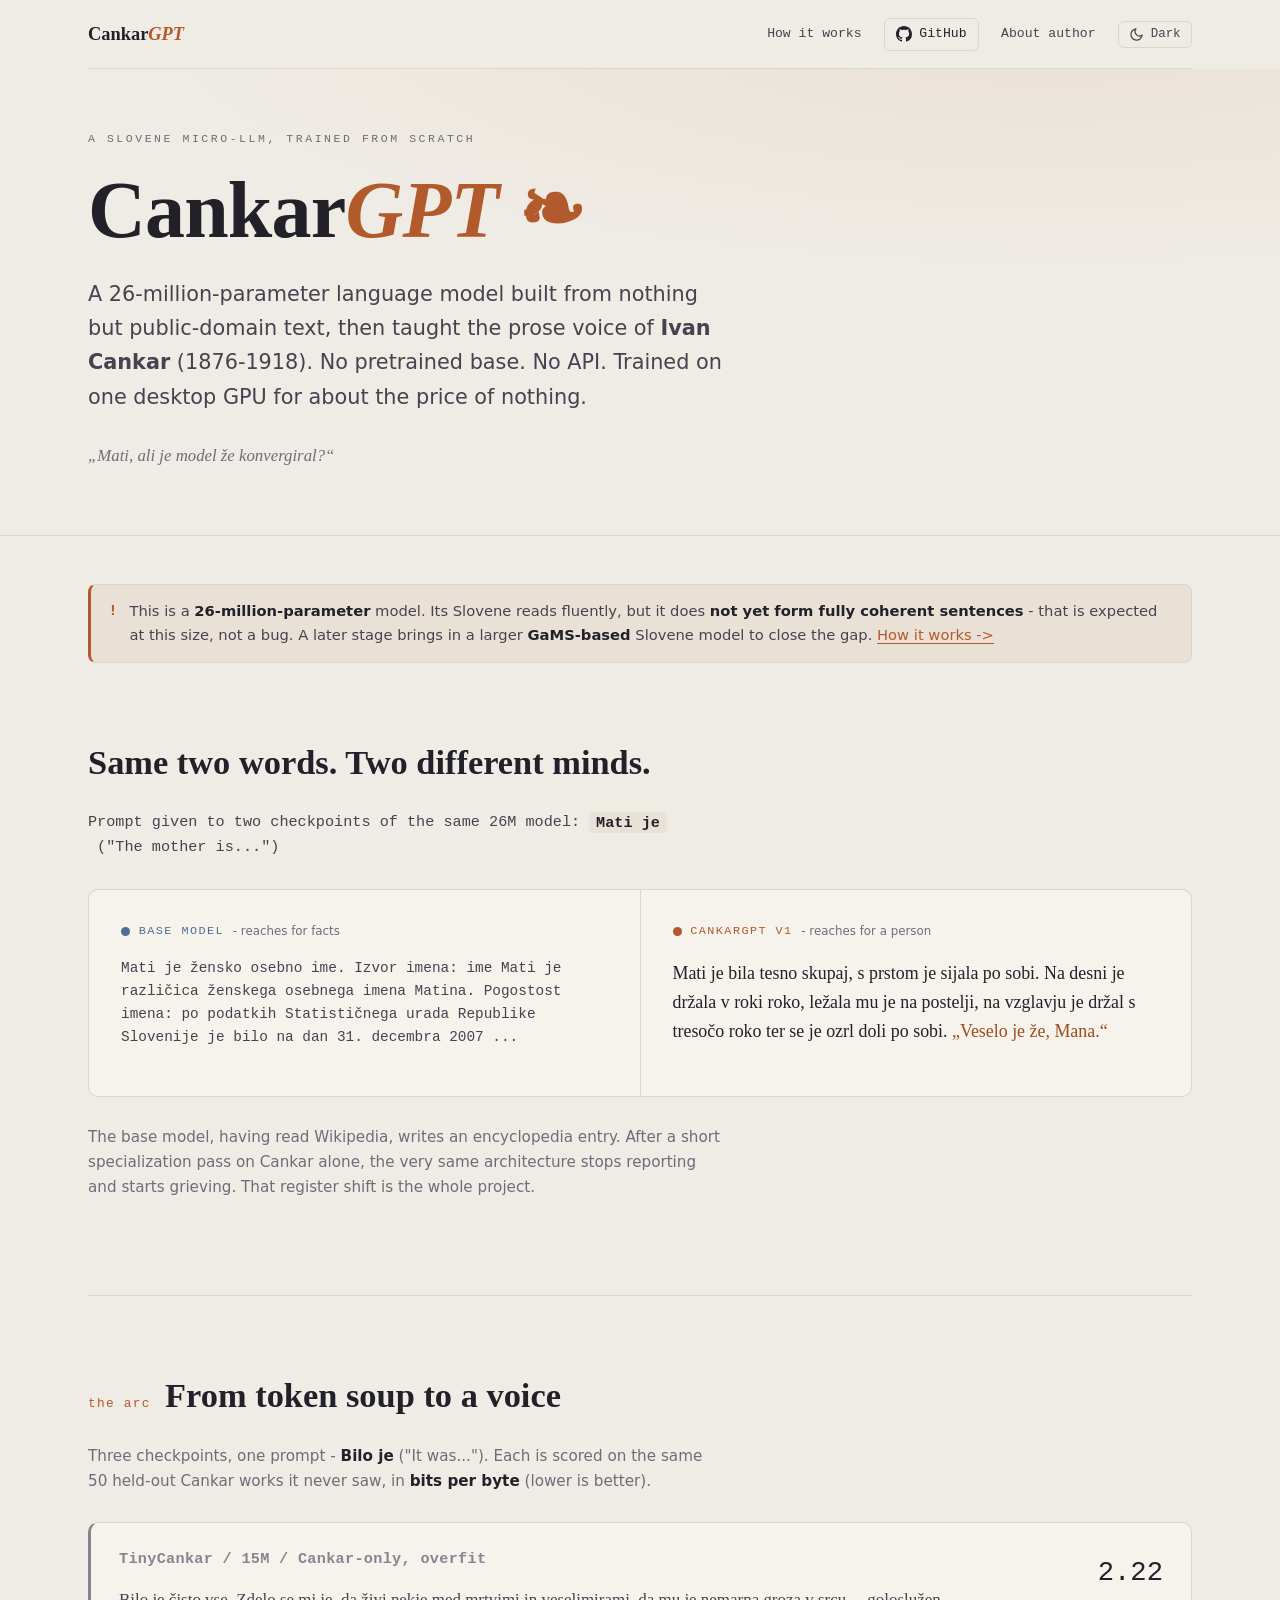
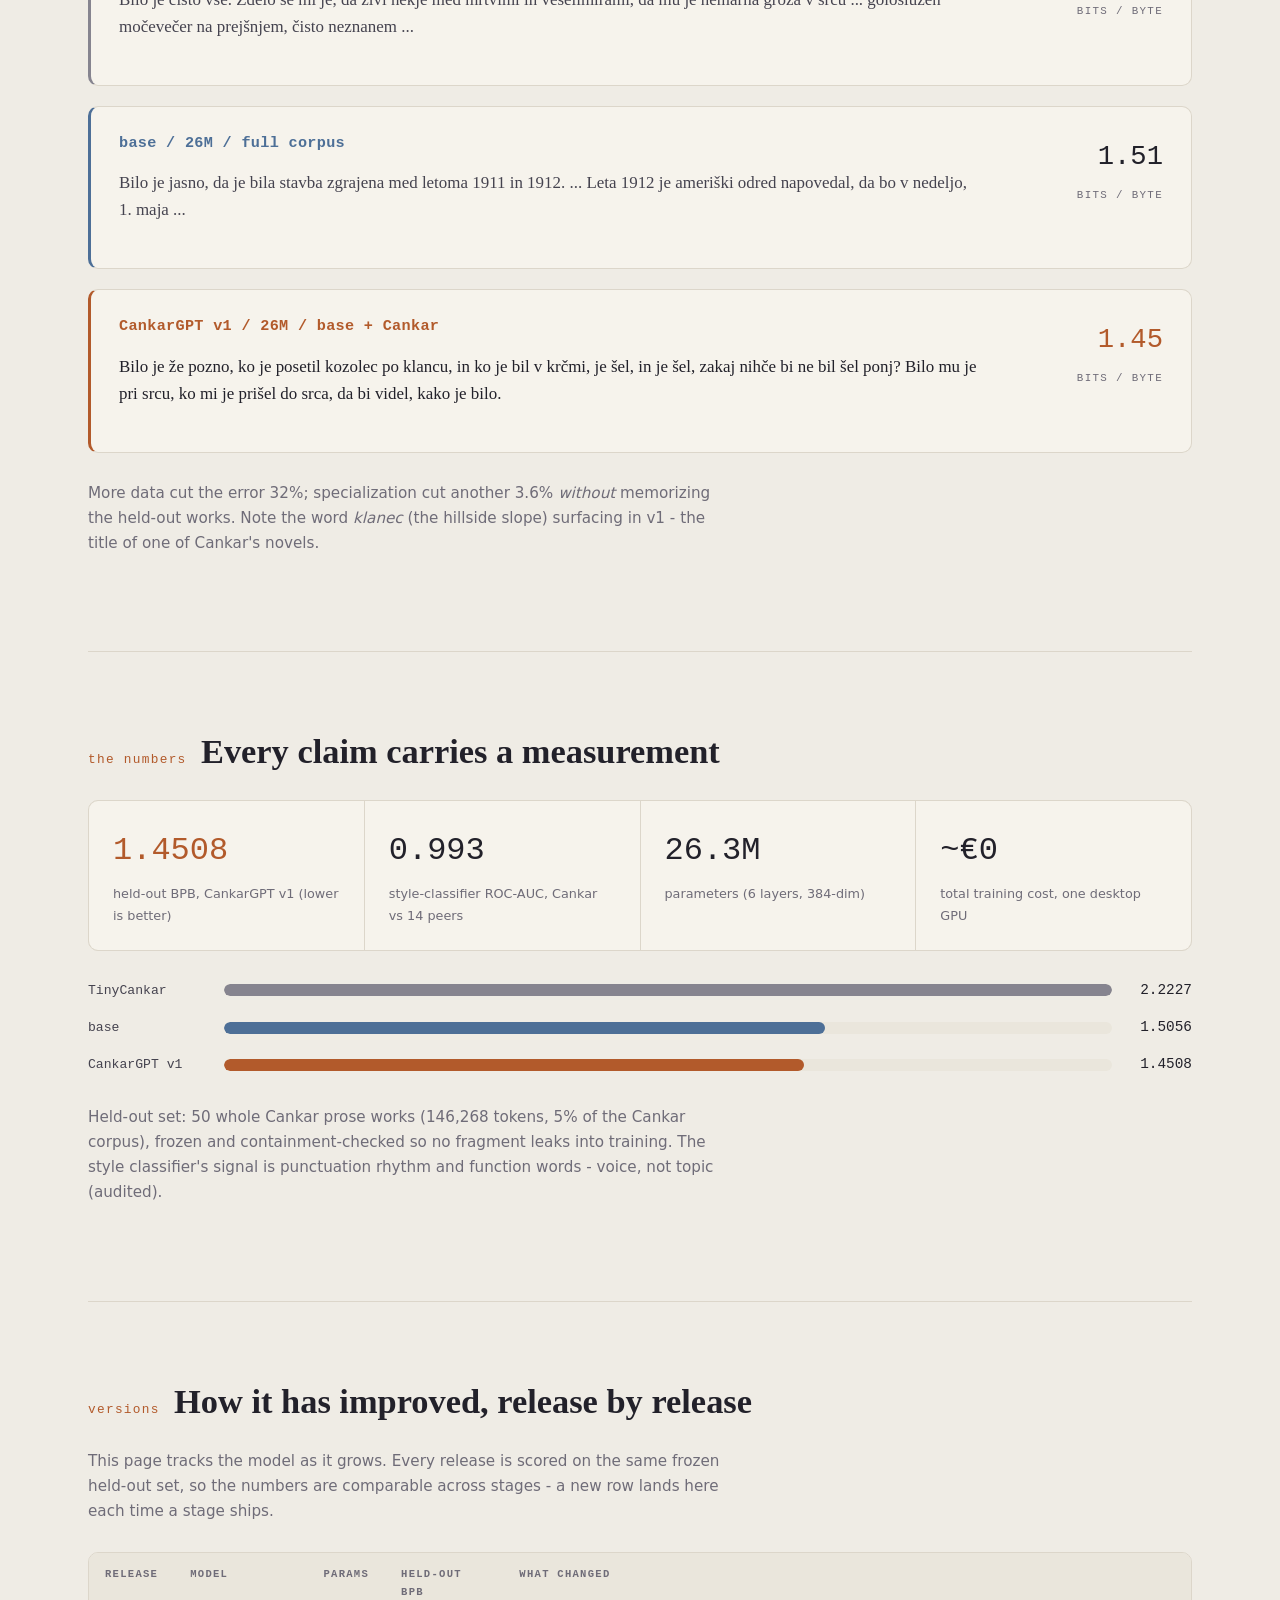
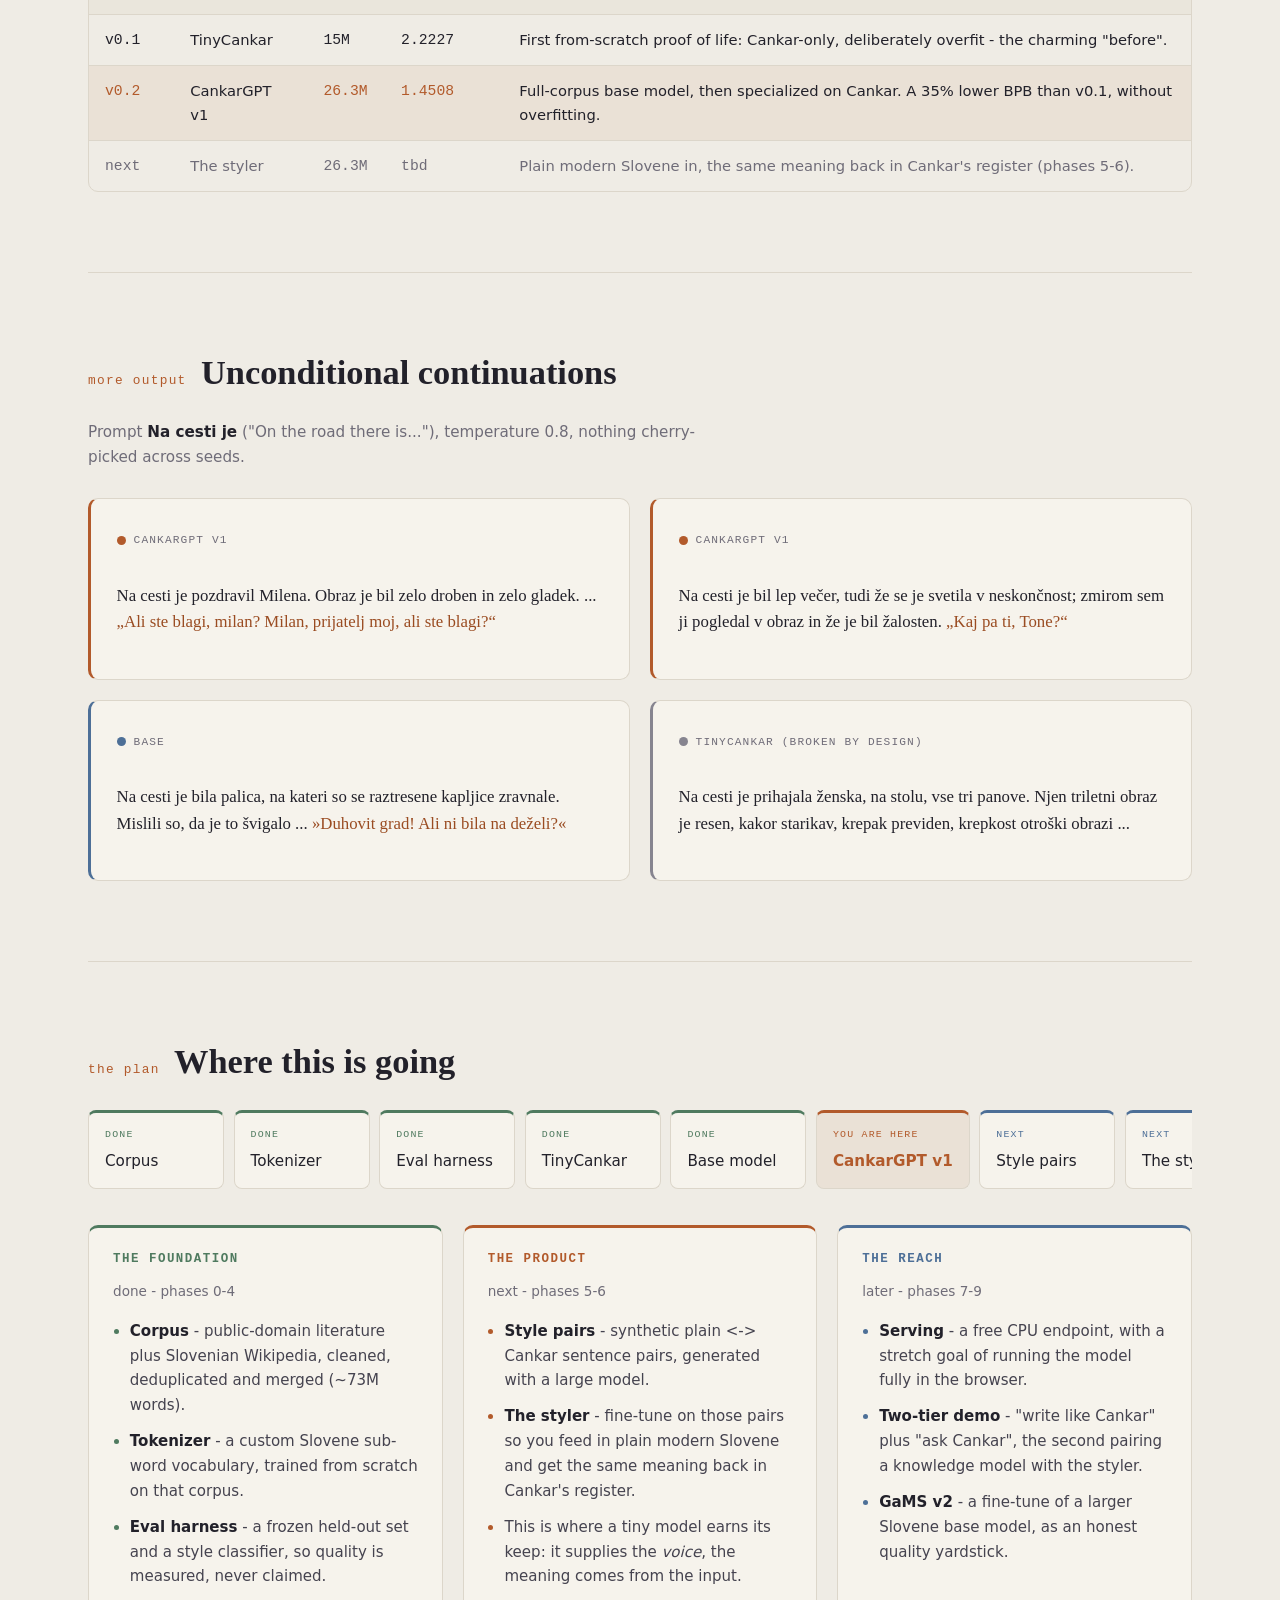
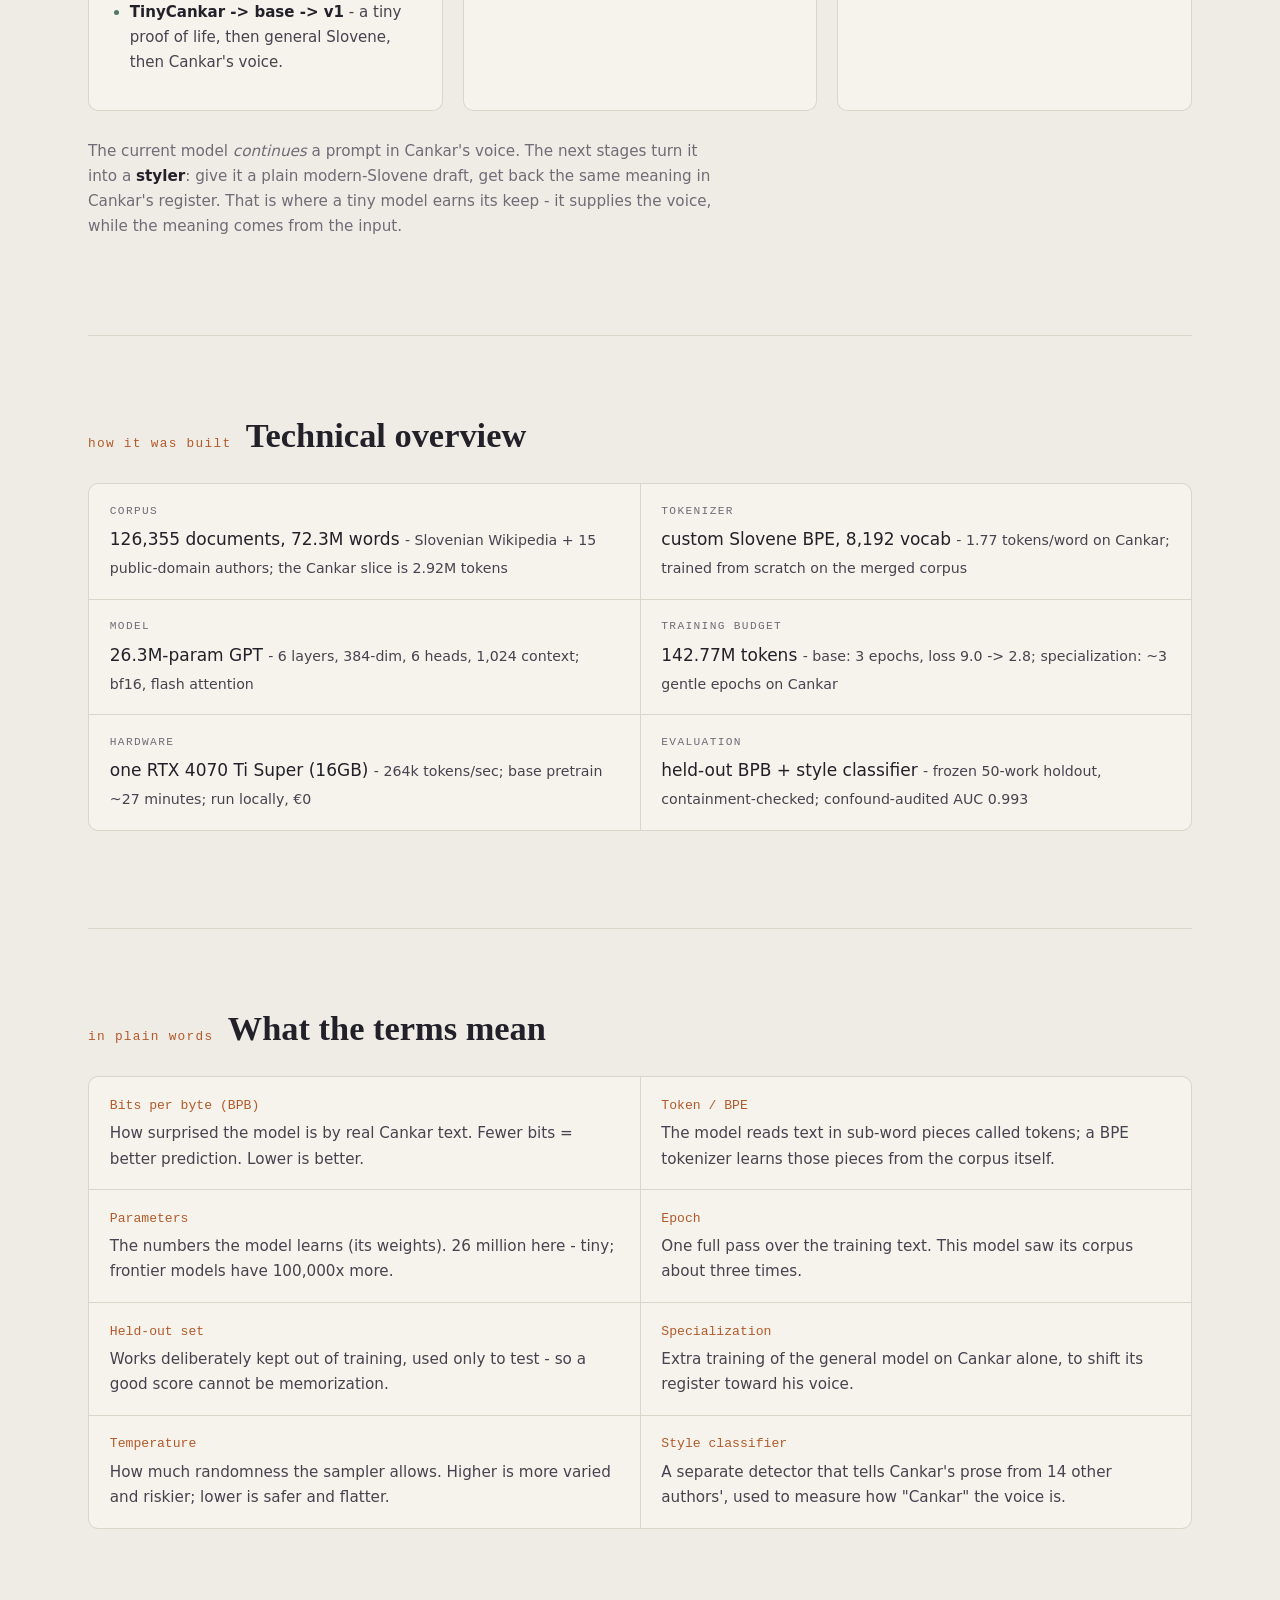
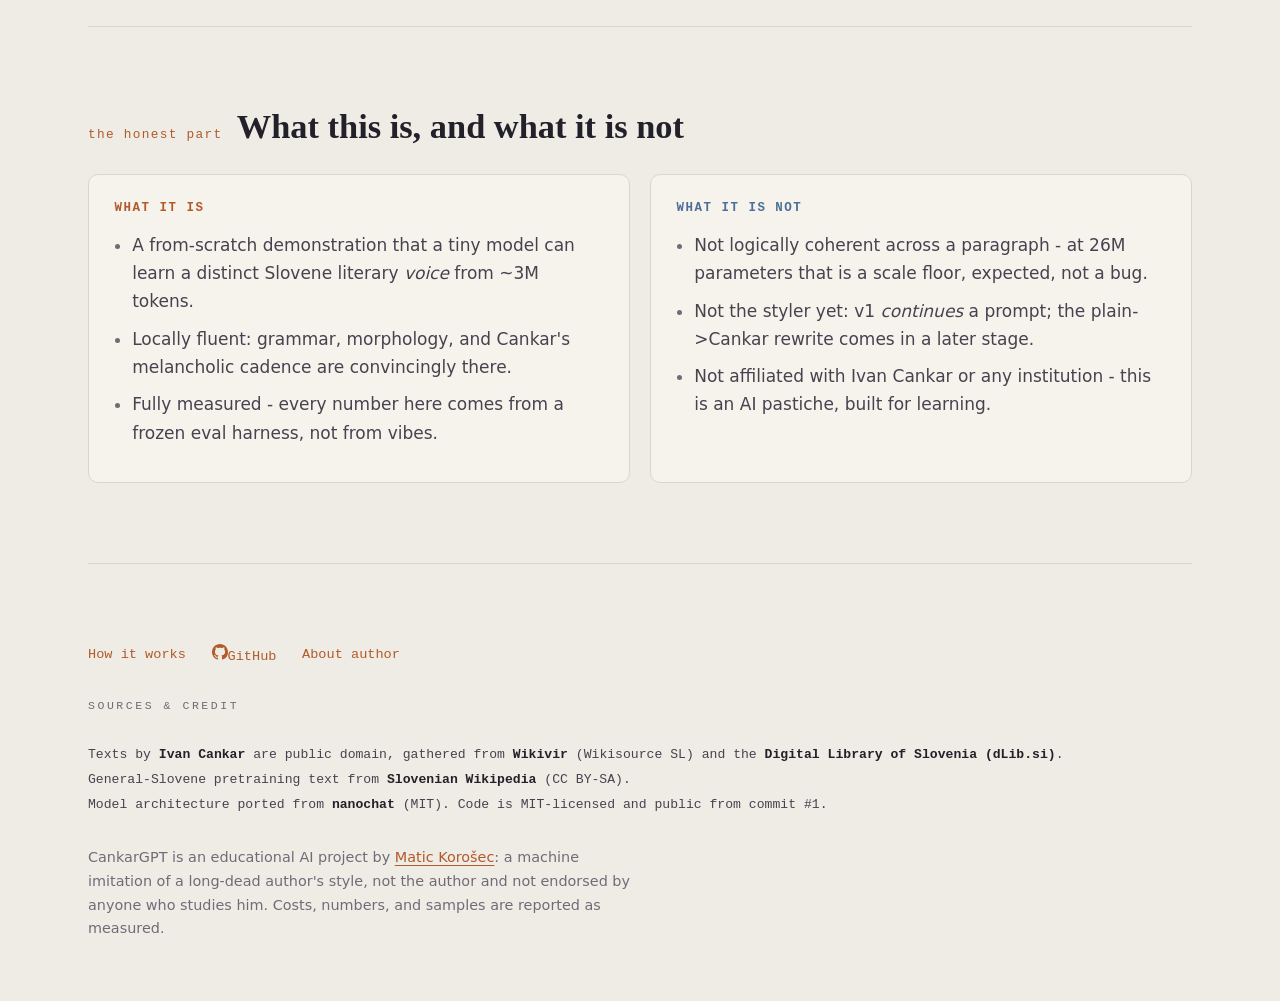
<file: apps/landing-page/index.html>
<!DOCTYPE html>
<html lang="en">
<head>
  <meta charset="utf-8">
  <meta name="viewport" content="width=device-width, initial-scale=1">
  <title>CankarGPT - a Slovene voice from scratch</title>
  <meta name="description" content="A 26M-parameter Slovene language model trained from scratch and specialized in the prose voice of Ivan Cankar. Live samples, eval numbers, and how it was built.">
  <link rel="icon" href="data:image/svg+xml,<svg xmlns='http://www.w3.org/2000/svg' viewBox='0 0 32 32'><text y='26' font-size='26'>%F0%9F%95%AF%EF%B8%8F</text></svg>">
  <!-- Open Graph / social link preview -->
  <meta property="og:type" content="website">
  <meta property="og:title" content="CankarGPT - a Slovene voice from scratch">
  <meta property="og:description" content="A 26M-parameter Slovene LLM trained from scratch, specialized in Ivan Cankar's prose voice. Same prompt: one model reaches for facts, the other for a person.">
  <meta property="og:url" content="https://cankar-gpt.nextgen-solutions.xyz">
  <meta property="og:image" content="https://cankar-gpt.nextgen-solutions.xyz/og-image.png">
  <meta property="og:image:width" content="1200">
  <meta property="og:image:height" content="630">
  <meta name="twitter:card" content="summary_large_image">
  <meta name="twitter:image" content="https://cankar-gpt.nextgen-solutions.xyz/og-image.png">
  <link rel="stylesheet" href="style.css">
</head>
<body>

<div class="wrap">
  <nav class="bar">
    <span class="mark">Cankar<span class="flame">GPT</span></span>
    <span class="links">
      <a href="how-it-works.html">How it works</a>
      <a class="btn-github" href="https://github.com/Mult1Hunter/cankar-gpt" target="_blank" rel="noopener"><svg viewBox="0 0 16 16" width="16" height="16" fill="currentColor" aria-hidden="true"><path d="M8 0C3.58 0 0 3.58 0 8c0 3.54 2.29 6.53 5.47 7.59.4.07.55-.17.55-.38 0-.19-.01-.82-.01-1.49-2.01.37-2.53-.49-2.69-.94-.09-.23-.48-.94-.82-1.13-.28-.15-.68-.52-.01-.53.63-.01 1.08.58 1.23.82.72 1.21 1.87.87 2.33.66.07-.52.28-.87.51-1.07-1.78-.2-3.64-.89-3.64-3.95 0-.87.31-1.59.82-2.15-.08-.2-.36-1.02.08-2.12 0 0 .67-.21 2.2.82.64-.18 1.32-.27 2-.27.68 0 1.36.09 2 .27 1.53-1.04 2.2-.82 2.2-.82.44 1.1.16 1.92.08 2.12.51.56.82 1.27.82 2.15 0 3.07-1.87 3.75-3.65 3.95.29.25.54.73.54 1.48 0 1.07-.01 1.93-.01 2.2 0 .21.15.46.55.38A8.013 8.013 0 0 0 16 8c0-4.42-3.58-8-8-8z"/></svg>GitHub</a>
      <a href="https://nextgen-solutions.xyz" target="_blank" rel="noopener">About author</a>
      <button class="theme-toggle" id="themeToggle" type="button"></button>
    </span>
  </nav>
</div>

<header class="top">
  <div class="wrap">
    <p class="eyebrow">A Slovene micro-LLM, trained from scratch</p>
    <h1 class="brand">Cankar<span class="flame">GPT</span> <span class="flame-mark">&#10087;</span></h1>
    <p class="lede">A 26-million-parameter language model built from nothing but public-domain
      text, then taught the prose voice of <b>Ivan Cankar</b> (1876-1918). No pretrained
      base. No API. Trained on one desktop GPU for about the price of nothing.</p>
    <p class="epigraph">&bdquo;Mati, ali je model &zcaron;e konvergiral?&ldquo;</p>
  </div>
</header>

<main class="wrap">

  <div class="notice-bar">
    <span class="ic">!</span>
    <span>This is a <b>26-million-parameter</b> model. Its Slovene reads fluently, but it does
      <b>not yet form fully coherent sentences</b> - that is expected at this size, not a bug. A later
      stage brings in a larger <b>GaMS-based</b> Slovene model to close the gap.
      <a href="how-it-works.html">How it works -&gt;</a></span>
  </div>

  <section>
    <div class="kicker"><h2>Same two words. Two different minds.</h2></div>
    <p class="prompt-line col">Prompt given to two checkpoints of the same 26M model:
      <b>Mati je</b> &nbsp;("The mother is...")</p>
    <div class="fork">
      <div class="panel machine">
        <div class="tag"><span class="dot"></span> base model <span class="verdict">- reaches for facts</span></div>
        <p class="out-machine">Mati je &zcaron;ensko osebno ime. Izvor imena: ime Mati je razli&ccaron;ica
          &zcaron;enskega osebnega imena Matina. Pogostost imena: po podatkih Statisti&ccaron;nega urada
          Republike Slovenije je bilo na dan 31.&nbsp;decembra 2007 ...</p>
      </div>
      <div class="panel voice">
        <div class="tag"><span class="dot"></span> CankarGPT&nbsp;v1 <span class="verdict">- reaches for a person</span></div>
        <p class="out-voice">Mati je bila tesno skupaj, s prstom je sijala po sobi. Na desni je
          dr&zcaron;ala v roki roko, le&zcaron;ala mu je na postelji, na vzglavju je dr&zcaron;al s treso&ccaron;o roko
          ter se je ozrl doli po sobi. <span class="q">&bdquo;Veselo je &zcaron;e, Mana.&ldquo;</span></p>
      </div>
    </div>
    <p class="note fork-foot col">The base model, having read Wikipedia, writes an encyclopedia entry.
      After a short specialization pass on Cankar alone, the very same architecture stops reporting
      and starts grieving. That register shift is the whole project.</p>
  </section>

  <section>
    <div class="kicker"><span class="num">the arc</span><h2>From token soup to a voice</h2></div>
    <p class="note col" style="margin-bottom:var(--s3)">Three checkpoints, one prompt - <b style="color:var(--ink)">Bilo je</b>
      ("It was..."). Each is scored on the same 50 held-out Cankar works it never saw, in
      <b style="color:var(--ink)">bits per byte</b> (lower is better).</p>
    <div class="arc">
      <div class="stage tiny">
        <div><h3 class="who">TinyCankar / 15M / Cankar-only, overfit</h3>
          <p class="said">Bilo je &ccaron;isto vse. Zdelo se mi je, da &zcaron;ivi nekje med mrtvimi in
            veselimirami, da mu je nemarna groza v srcu ... goloslu&zcaron;en mo&ccaron;eve&ccaron;er na prej&scaron;njem,
            &ccaron;isto neznanem ...</p></div>
        <div class="metric"><span class="big">2.22</span><span class="lbl">bits / byte</span></div>
      </div>
      <div class="stage base">
        <div><h3 class="who">base / 26M / full corpus</h3>
          <p class="said">Bilo je jasno, da je bila stavba zgrajena med letoma 1911 in 1912. ...
            Leta 1912 je ameri&scaron;ki odred napovedal, da bo v nedeljo, 1.&nbsp;maja ...</p></div>
        <div class="metric"><span class="big">1.51</span><span class="lbl">bits / byte</span></div>
      </div>
      <div class="stage v1">
        <div><h3 class="who">CankarGPT v1 / 26M / base + Cankar</h3>
          <p class="said">Bilo je &zcaron;e pozno, ko je posetil kozolec po klancu, in ko je bil v
            kr&ccaron;mi, je &scaron;el, in je &scaron;el, zakaj nih&ccaron;e bi ne bil &scaron;el ponj? Bilo mu je pri srcu,
            ko mi je pri&scaron;el do srca, da bi videl, kako je bilo.</p></div>
        <div class="metric v1"><span class="big">1.45</span><span class="lbl">bits / byte</span></div>
      </div>
    </div>
    <p class="note col" style="margin-top:var(--s3)">More data cut the error 32%; specialization cut
      another 3.6% <em>without</em> memorizing the held-out works. Note the word <em>klanec</em>
      (the hillside slope) surfacing in v1 - the title of one of Cankar's novels.</p>
  </section>

  <section>
    <div class="kicker"><span class="num">the numbers</span><h2>Every claim carries a measurement</h2></div>
    <div class="stats">
      <div class="stat hi"><div class="v">1.4508</div><div class="k">held-out BPB, CankarGPT v1 (lower is better)</div></div>
      <div class="stat"><div class="v">0.993</div><div class="k">style-classifier ROC-AUC, Cankar vs 14 peers</div></div>
      <div class="stat"><div class="v">26.3M</div><div class="k">parameters (6 layers, 384-dim)</div></div>
      <div class="stat"><div class="v">~&euro;0</div><div class="k">total training cost, one desktop GPU</div></div>
    </div>
    <div class="bars">
      <div class="bar-row"><span class="name">TinyCankar</span><span class="track"><span class="fill tiny" style="width:100%"></span></span><span class="val">2.2227</span></div>
      <div class="bar-row"><span class="name">base</span><span class="track"><span class="fill base" style="width:67.7%"></span></span><span class="val">1.5056</span></div>
      <div class="bar-row"><span class="name">CankarGPT v1</span><span class="track"><span class="fill v1" style="width:65.3%"></span></span><span class="val">1.4508</span></div>
    </div>
    <p class="note col" style="margin-top:var(--s3)">Held-out set: 50 whole Cankar prose works
      (146,268 tokens, 5% of the Cankar corpus), frozen and containment-checked so no fragment leaks
      into training. The style classifier's signal is punctuation rhythm and function words - voice,
      not topic (audited).</p>
  </section>

  <section>
    <div class="kicker"><span class="num">versions</span><h2>How it has improved, release by release</h2></div>
    <p class="note col" style="margin-bottom:var(--s3)">This page tracks the model as it grows. Every
      release is scored on the same frozen held-out set, so the numbers are comparable across stages -
      a new row lands here each time a stage ships.</p>
    <div class="tbl-wrap">
      <table class="tbl">
        <thead><tr><th>Release</th><th>Model</th><th>Params</th><th>Held-out BPB</th><th>What changed</th></tr></thead>
        <tbody>
          <tr><td class="mono">v0.1</td><td>TinyCankar</td><td class="mono">15M</td><td class="mono">2.2227</td><td>First from-scratch proof of life: Cankar-only, deliberately overfit - the charming "before".</td></tr>
          <tr class="current"><td class="mono">v0.2</td><td>CankarGPT v1</td><td class="mono">26.3M</td><td class="mono">1.4508</td><td>Full-corpus base model, then specialized on Cankar. A 35% lower BPB than v0.1, without overfitting.</td></tr>
          <tr class="upcoming"><td class="mono">next</td><td>The styler</td><td class="mono">26.3M</td><td class="mono">tbd</td><td>Plain modern Slovene in, the same meaning back in Cankar's register (phases 5-6).</td></tr>
        </tbody>
      </table>
    </div>
  </section>

  <section>
    <div class="kicker"><span class="num">more output</span><h2>Unconditional continuations</h2></div>
    <p class="note col" style="margin-bottom:var(--s3)">Prompt <b style="color:var(--ink)">Na cesti je</b>
      ("On the road there is..."), temperature 0.8, nothing cherry-picked across seeds.</p>
    <div class="gallery">
      <div class="card v1"><div class="chip"><span class="dot" style="background:var(--voice)"></span> CankarGPT v1</div>
        <p class="said">Na cesti je pozdravil Milena. Obraz je bil zelo droben in zelo gladek. ...
          <span class="q">&bdquo;Ali ste blagi, milan? Milan, prijatelj moj, ali ste blagi?&ldquo;</span></p></div>
      <div class="card v1"><div class="chip"><span class="dot" style="background:var(--voice)"></span> CankarGPT v1</div>
        <p class="said">Na cesti je bil lep ve&ccaron;er, tudi &zcaron;e se je svetila v neskon&ccaron;nost; zmirom sem
          ji pogledal v obraz in &zcaron;e je bil &zcaron;alosten. <span class="q">&bdquo;Kaj pa ti, Tone?&ldquo;</span></p></div>
      <div class="card base"><div class="chip"><span class="dot" style="background:var(--machine)"></span> base</div>
        <p class="said">Na cesti je bila palica, na kateri so se raztresene kapljice zravnale.
          Mislili so, da je to &scaron;vigalo ... <span class="q">&raquo;Duhovit grad! Ali ni bila na de&zcaron;eli?&laquo;</span></p></div>
      <div class="card tiny"><div class="chip"><span class="dot" style="background:var(--broken)"></span> TinyCankar (broken by design)</div>
        <p class="said">Na cesti je prihajala &zcaron;enska, na stolu, vse tri panove. Njen triletni obraz
          je resen, kakor starikav, krepak previden, krepkost otro&scaron;ki obrazi ...</p></div>
    </div>
  </section>

  <section>
    <div class="kicker"><span class="num">the plan</span><h2>Where this is going</h2></div>
    <div class="road">
      <div class="phase done"><div class="p-st">done</div><div class="p-nm">Corpus</div></div>
      <div class="phase done"><div class="p-st">done</div><div class="p-nm">Tokenizer</div></div>
      <div class="phase done"><div class="p-st">done</div><div class="p-nm">Eval harness</div></div>
      <div class="phase done"><div class="p-st">done</div><div class="p-nm">TinyCankar</div></div>
      <div class="phase done"><div class="p-st">done</div><div class="p-nm">Base model</div></div>
      <div class="phase now"><div class="p-st">you are here</div><div class="p-nm">CankarGPT v1</div></div>
      <div class="phase next"><div class="p-st">next</div><div class="p-nm">Style pairs</div></div>
      <div class="phase next"><div class="p-st">next</div><div class="p-nm">The styler</div></div>
      <div class="phase later"><div class="p-st">later</div><div class="p-nm">Public demo</div></div>
    </div>

    <div class="rm-groups">
      <div class="rm-group done">
        <h3>The foundation</h3>
        <p class="g-sub">done - phases 0-4</p>
        <ul>
          <li><b>Corpus</b> - public-domain literature plus Slovenian Wikipedia, cleaned, deduplicated and merged (~73M words).</li>
          <li><b>Tokenizer</b> - a custom Slovene sub-word vocabulary, trained from scratch on that corpus.</li>
          <li><b>Eval harness</b> - a frozen held-out set and a style classifier, so quality is measured, never claimed.</li>
          <li><b>TinyCankar -&gt; base -&gt; v1</b> - a tiny proof of life, then general Slovene, then Cankar's voice.</li>
        </ul>
      </div>
      <div class="rm-group next">
        <h3>The product</h3>
        <p class="g-sub">next - phases 5-6</p>
        <ul>
          <li><b>Style pairs</b> - synthetic plain &lt;-&gt; Cankar sentence pairs, generated with a large model.</li>
          <li><b>The styler</b> - fine-tune on those pairs so you feed in plain modern Slovene and get the same meaning back in Cankar's register.</li>
          <li>This is where a tiny model earns its keep: it supplies the <em>voice</em>, the meaning comes from the input.</li>
        </ul>
      </div>
      <div class="rm-group later">
        <h3>The reach</h3>
        <p class="g-sub">later - phases 7-9</p>
        <ul>
          <li><b>Serving</b> - a free CPU endpoint, with a stretch goal of running the model fully in the browser.</li>
          <li><b>Two-tier demo</b> - "write like Cankar" plus "ask Cankar", the second pairing a knowledge model with the styler.</li>
          <li><b>GaMS v2</b> - a fine-tune of a larger Slovene base model, as an honest quality yardstick.</li>
        </ul>
      </div>
    </div>

    <p class="note col" style="margin-top:var(--s3)">The current model <em>continues</em> a prompt in
      Cankar's voice. The next stages turn it into a <b style="color:var(--ink)">styler</b>: give it a
      plain modern-Slovene draft, get back the same meaning in Cankar's register. That is where a tiny
      model earns its keep - it supplies the voice, while the meaning comes from the input.</p>
  </section>

  <section>
    <div class="kicker"><span class="num">how it was built</span><h2>Technical overview</h2></div>
    <dl class="spec">
      <div><dt>Corpus</dt><dd>126,355 documents, 72.3M words <small>- Slovenian Wikipedia + 15 public-domain authors; the Cankar slice is 2.92M tokens</small></dd></div>
      <div><dt>Tokenizer</dt><dd>custom Slovene BPE, 8,192 vocab <small>- 1.77 tokens/word on Cankar; trained from scratch on the merged corpus</small></dd></div>
      <div><dt>Model</dt><dd>26.3M-param GPT <small>- 6 layers, 384-dim, 6 heads, 1,024 context; bf16, flash attention</small></dd></div>
      <div><dt>Training budget</dt><dd>142.77M tokens <small>- base: 3 epochs, loss 9.0 -&gt; 2.8; specialization: ~3 gentle epochs on Cankar</small></dd></div>
      <div><dt>Hardware</dt><dd>one RTX 4070 Ti Super (16GB) <small>- 264k tokens/sec; base pretrain ~27 minutes; run locally, &euro;0</small></dd></div>
      <div><dt>Evaluation</dt><dd>held-out BPB + style classifier <small>- frozen 50-work holdout, containment-checked; confound-audited AUC 0.993</small></dd></div>
    </dl>
  </section>

  <section>
    <div class="kicker"><span class="num">in plain words</span><h2>What the terms mean</h2></div>
    <dl class="glossary">
      <div><dt>Bits per byte (BPB)</dt><dd>How surprised the model is by real Cankar text. Fewer bits = better prediction. Lower is better.</dd></div>
      <div><dt>Token / BPE</dt><dd>The model reads text in sub-word pieces called tokens; a BPE tokenizer learns those pieces from the corpus itself.</dd></div>
      <div><dt>Parameters</dt><dd>The numbers the model learns (its weights). 26 million here - tiny; frontier models have 100,000x more.</dd></div>
      <div><dt>Epoch</dt><dd>One full pass over the training text. This model saw its corpus about three times.</dd></div>
      <div><dt>Held-out set</dt><dd>Works deliberately kept out of training, used only to test - so a good score cannot be memorization.</dd></div>
      <div><dt>Specialization</dt><dd>Extra training of the general model on Cankar alone, to shift its register toward his voice.</dd></div>
      <div><dt>Temperature</dt><dd>How much randomness the sampler allows. Higher is more varied and riskier; lower is safer and flatter.</dd></div>
      <div><dt>Style classifier</dt><dd>A separate detector that tells Cankar's prose from 14 other authors', used to measure how "Cankar" the voice is.</dd></div>
    </dl>
  </section>

  <section>
    <div class="kicker"><span class="num">the honest part</span><h2>What this is, and what it is not</h2></div>
    <div class="honesty">
      <div class="box is"><h3>What it is</h3>
        <ul>
          <li>A from-scratch demonstration that a tiny model can learn a distinct Slovene literary <em>voice</em> from ~3M tokens.</li>
          <li>Locally fluent: grammar, morphology, and Cankar's melancholic cadence are convincingly there.</li>
          <li>Fully measured - every number here comes from a frozen eval harness, not from vibes.</li>
        </ul></div>
      <div class="box isnot"><h3>What it is not</h3>
        <ul>
          <li>Not logically coherent across a paragraph - at 26M parameters that is a scale floor, expected, not a bug.</li>
          <li>Not the styler yet: v1 <em>continues</em> a prompt; the plain-&gt;Cankar rewrite comes in a later stage.</li>
          <li>Not affiliated with Ivan Cankar or any institution - this is an AI pastiche, built for learning.</li>
        </ul></div>
    </div>
  </section>

  <footer>
    <div class="foot-links">
      <a href="how-it-works.html">How it works</a>
      <a class="btn-github" href="https://github.com/Mult1Hunter/cankar-gpt" target="_blank" rel="noopener"><svg viewBox="0 0 16 16" width="16" height="16" fill="currentColor" aria-hidden="true"><path d="M8 0C3.58 0 0 3.58 0 8c0 3.54 2.29 6.53 5.47 7.59.4.07.55-.17.55-.38 0-.19-.01-.82-.01-1.49-2.01.37-2.53-.49-2.69-.94-.09-.23-.48-.94-.82-1.13-.28-.15-.68-.52-.01-.53.63-.01 1.08.58 1.23.82.72 1.21 1.87.87 2.33.66.07-.52.28-.87.51-1.07-1.78-.2-3.64-.89-3.64-3.95 0-.87.31-1.59.82-2.15-.08-.2-.36-1.02.08-2.12 0 0 .67-.21 2.2.82.64-.18 1.32-.27 2-.27.68 0 1.36.09 2 .27 1.53-1.04 2.2-.82 2.2-.82.44 1.1.16 1.92.08 2.12.51.56.82 1.27.82 2.15 0 3.07-1.87 3.75-3.65 3.95.29.25.54.73.54 1.48 0 1.07-.01 1.93-.01 2.2 0 .21.15.46.55.38A8.013 8.013 0 0 0 16 8c0-4.42-3.58-8-8-8z"/></svg>GitHub</a>
      <a href="https://nextgen-solutions.xyz" target="_blank" rel="noopener">About author</a>
    </div>
    <p class="eyebrow">Sources &amp; credit</p>
    <div class="sources">
      Texts by <b>Ivan Cankar</b> are public domain, gathered from <b>Wikivir</b> (Wikisource SL)
      and the <b>Digital Library of Slovenia (dLib.si)</b>.<br>
      General-Slovene pretraining text from <b>Slovenian Wikipedia</b> (CC BY-SA).<br>
      Model architecture ported from <b>nanochat</b> (MIT). Code is MIT-licensed and public from commit&nbsp;#1.
    </div>
    <p class="disclaim" style="margin-top:var(--s3)">CankarGPT is an educational AI project by
      <a href="https://nextgen-solutions.xyz" target="_blank" rel="noopener">Matic Koro&scaron;ec</a>: a machine imitation of a long-dead
      author's style, not the author and not endorsed by anyone who studies him. Costs, numbers, and
      samples are reported as measured.</p>
  </footer>
</main>

<script>
  (function () {
    var root = document.documentElement, key = "cankargpt-theme", btn = document.getElementById("themeToggle");
    var SUN = '<svg viewBox="0 0 24 24" width="15" height="15" fill="none" stroke="currentColor" stroke-width="2" stroke-linecap="round" aria-hidden="true"><circle cx="12" cy="12" r="4.2"/><path d="M12 2.5v2M12 19.5v2M4.4 4.4l1.4 1.4M18.2 18.2l1.4 1.4M2.5 12h2M19.5 12h2M4.4 19.6l1.4-1.4M18.2 5.8l1.4-1.4"/></svg>';
    var MOON = '<svg viewBox="0 0 24 24" width="15" height="15" fill="none" stroke="currentColor" stroke-width="2" stroke-linejoin="round" aria-hidden="true"><path d="M21 12.8A9 9 0 1 1 11.2 3 7 7 0 0 0 21 12.8z"/></svg>';
    function effective() { var t = root.getAttribute("data-theme"); if (t) return t; return window.matchMedia("(prefers-color-scheme: dark)").matches ? "dark" : "light"; }
    function render() {
      if (effective() === "dark") { btn.innerHTML = SUN + "<span>Light</span>"; btn.title = "Switch to light theme"; btn.setAttribute("aria-label", "Switch to light theme"); }
      else { btn.innerHTML = MOON + "<span>Dark</span>"; btn.title = "Switch to dark theme"; btn.setAttribute("aria-label", "Switch to dark theme"); }
    }
    try { var saved = localStorage.getItem(key); if (saved) root.setAttribute("data-theme", saved); } catch (e) {}
    render();
    btn.addEventListener("click", function () {
      var next = effective() === "dark" ? "light" : "dark";
      root.setAttribute("data-theme", next);
      try { localStorage.setItem(key, next); } catch (e) {}
      render();
    });
  })();
</script>
</body>
</html>
</file>
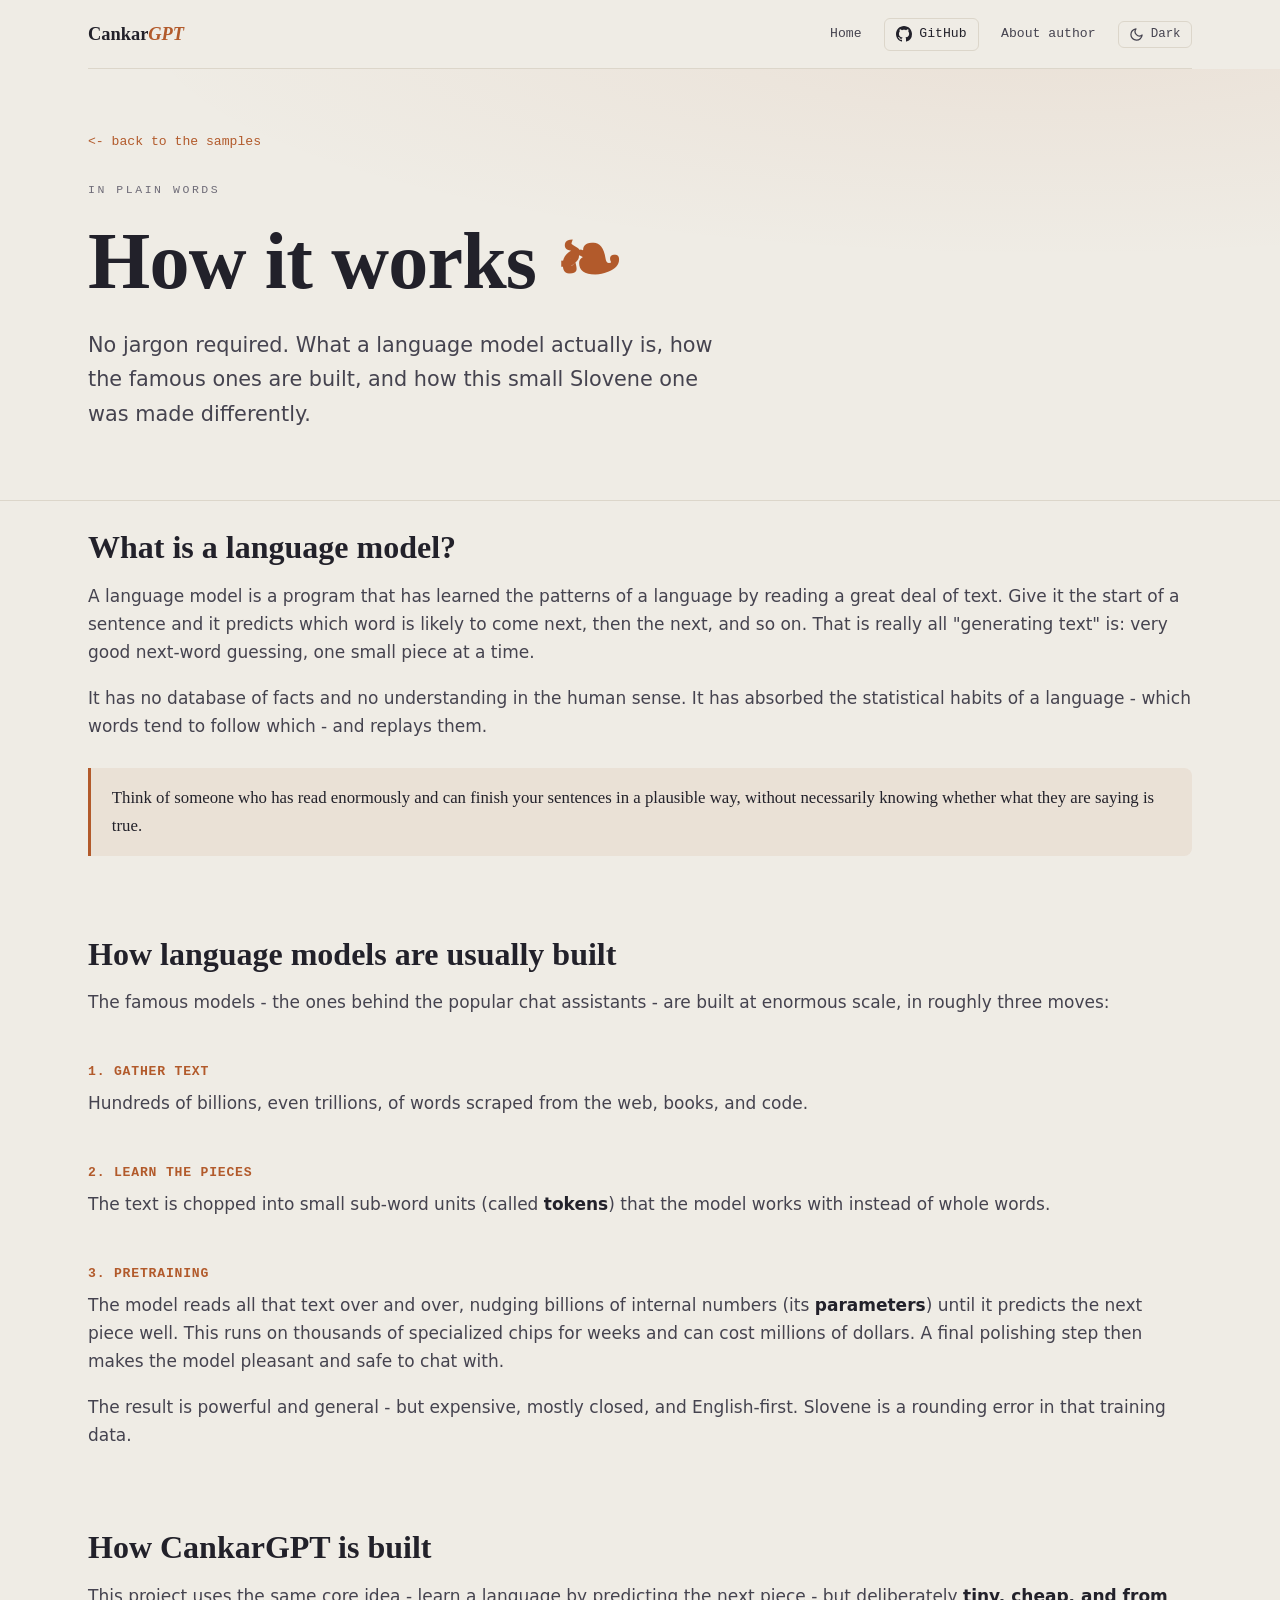
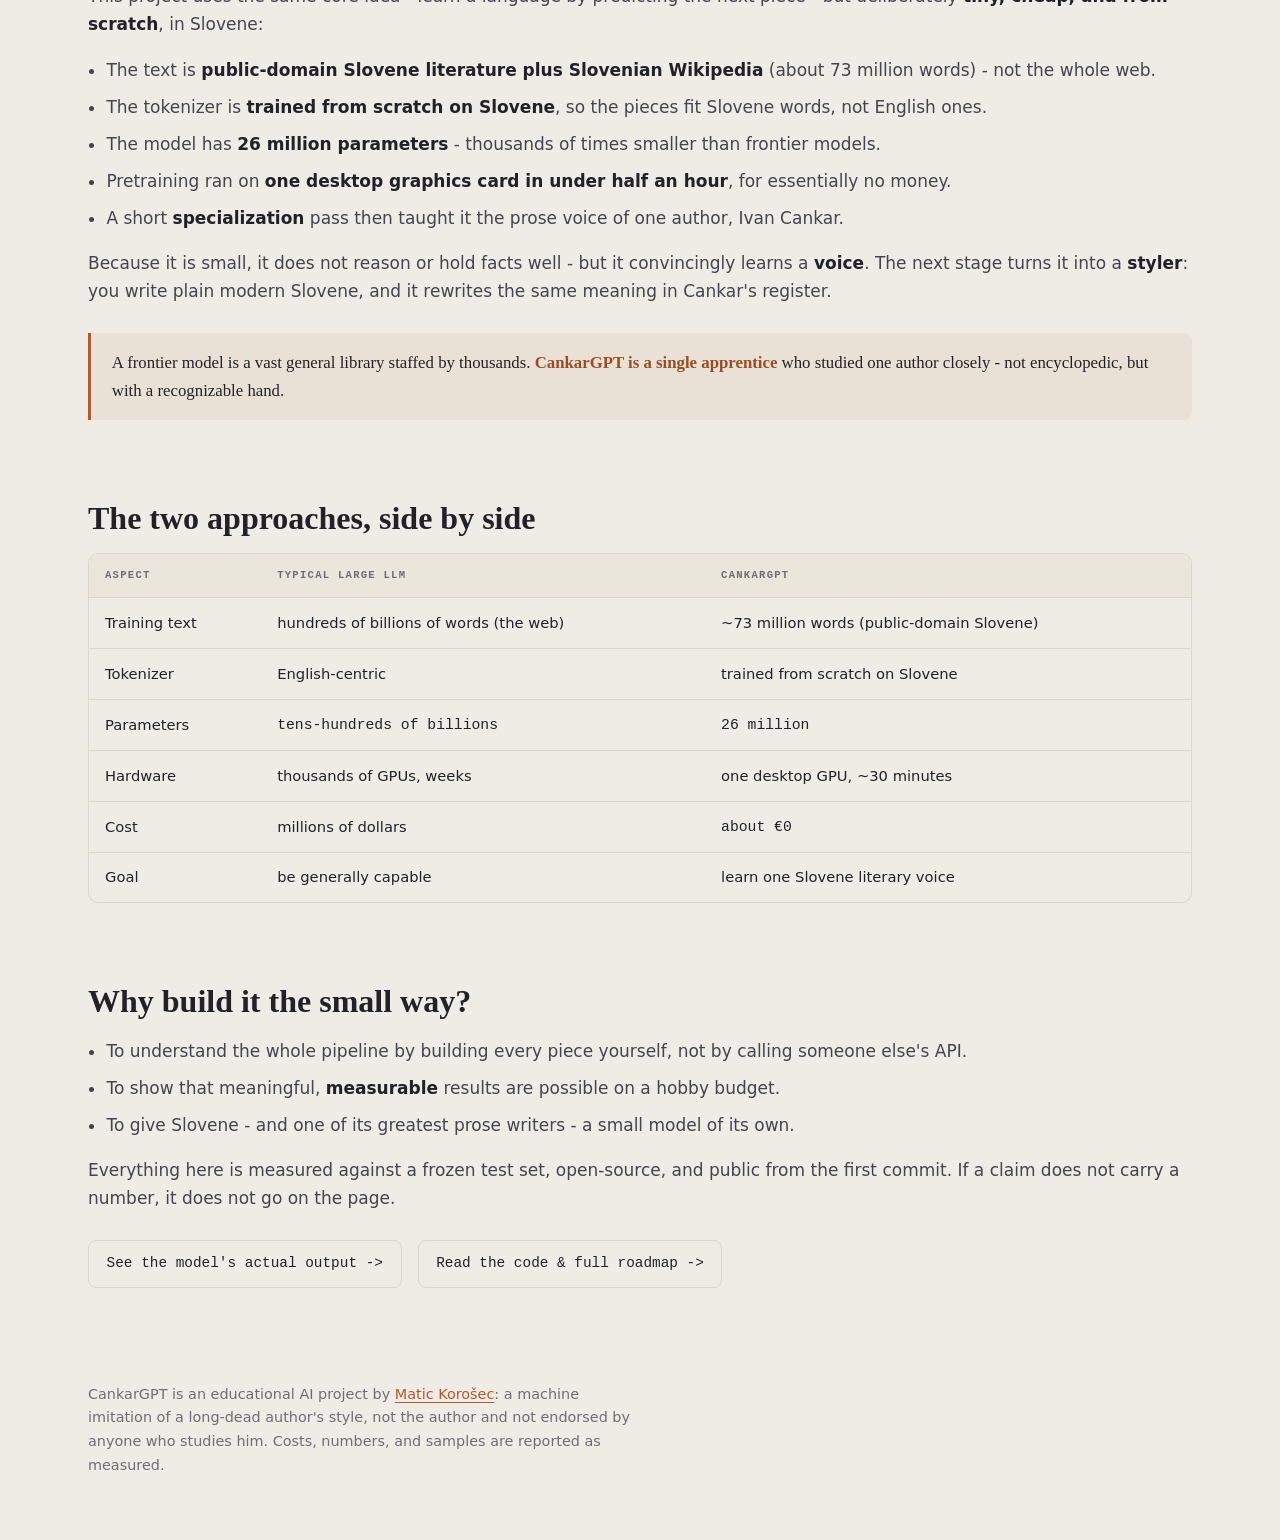
<file: docs/how-it-works.html>
<!DOCTYPE html>
<html lang="en">
<head>
  <meta charset="utf-8">
  <meta name="viewport" content="width=device-width, initial-scale=1">
  <title>How CankarGPT works - in plain words</title>
  <meta name="description" content="A non-technical explainer: what a language model is, how they are usually trained at huge scale and cost, and how CankarGPT does it from scratch, tiny, and cheap, in Slovene.">
  <link rel="icon" href="data:image/svg+xml,<svg xmlns='http://www.w3.org/2000/svg' viewBox='0 0 32 32'><text y='26' font-size='26'>%F0%9F%95%AF%EF%B8%8F</text></svg>">
  <meta property="og:type" content="article">
  <meta property="og:title" content="How CankarGPT works - in plain words">
  <meta property="og:description" content="What a language model is, how they are usually trained at huge scale, and how this one was built from scratch on one desktop GPU.">
  <meta property="og:url" content="https://cankar-gpt.nextgen-solutions.xyz/how-it-works.html">
  <meta name="twitter:card" content="summary_large_image">
  <link rel="stylesheet" href="style.css">
</head>
<body>

<div class="wrap">
  <nav class="bar">
    <a class="mark" href="index.html" style="text-decoration:none;color:inherit">Cankar<span class="flame">GPT</span></a>
    <span class="links">
      <a href="index.html">Home</a>
      <a class="btn-github" href="https://github.com/Mult1Hunter/cankar-gpt" target="_blank" rel="noopener"><svg viewBox="0 0 16 16" width="16" height="16" fill="currentColor" aria-hidden="true"><path d="M8 0C3.58 0 0 3.58 0 8c0 3.54 2.29 6.53 5.47 7.59.4.07.55-.17.55-.38 0-.19-.01-.82-.01-1.49-2.01.37-2.53-.49-2.69-.94-.09-.23-.48-.94-.82-1.13-.28-.15-.68-.52-.01-.53.63-.01 1.08.58 1.23.82.72 1.21 1.87.87 2.33.66.07-.52.28-.87.51-1.07-1.78-.2-3.64-.89-3.64-3.95 0-.87.31-1.59.82-2.15-.08-.2-.36-1.02.08-2.12 0 0 .67-.21 2.2.82.64-.18 1.32-.27 2-.27.68 0 1.36.09 2 .27 1.53-1.04 2.2-.82 2.2-.82.44 1.1.16 1.92.08 2.12.51.56.82 1.27.82 2.15 0 3.07-1.87 3.75-3.65 3.95.29.25.54.73.54 1.48 0 1.07-.01 1.93-.01 2.2 0 .21.15.46.55.38A8.013 8.013 0 0 0 16 8c0-4.42-3.58-8-8-8z"/></svg>GitHub</a>
      <a href="https://nextgen-solutions.xyz" target="_blank" rel="noopener">About author</a>
      <button class="theme-toggle" id="themeToggle" type="button"></button>
    </span>
  </nav>
</div>

<header class="top">
  <div class="wrap">
    <p class="backlink"><a href="index.html">&lt;- back to the samples</a></p>
    <p class="eyebrow" style="margin-top:var(--s3)">In plain words</p>
    <h1 class="brand">How it works <span class="flame-mark">&#10087;</span></h1>
    <p class="lede">No jargon required. What a language model actually is, how the famous ones are
      built, and how this small Slovene one was made differently.</p>
  </div>
</header>

<main class="wrap">
  <article class="prose">

    <h2>What is a language model?</h2>
    <p>A language model is a program that has learned the patterns of a language by reading a great deal
      of text. Give it the start of a sentence and it predicts which word is likely to come next, then
      the next, and so on. That is really all "generating text" is: very good next-word guessing, one
      small piece at a time.</p>
    <p>It has no database of facts and no understanding in the human sense. It has absorbed the
      statistical habits of a language - which words tend to follow which - and replays them.</p>
    <div class="analogy">Think of someone who has read enormously and can finish your sentences in a
      plausible way, without necessarily knowing whether what they are saying is true.</div>

    <h2>How language models are usually built</h2>
    <p>The famous models - the ones behind the popular chat assistants - are built at enormous scale,
      in roughly three moves:</p>
    <h3>1. Gather text</h3>
    <p>Hundreds of billions, even trillions, of words scraped from the web, books, and code.</p>
    <h3>2. Learn the pieces</h3>
    <p>The text is chopped into small sub-word units (called <b>tokens</b>) that the model works with
      instead of whole words.</p>
    <h3>3. Pretraining</h3>
    <p>The model reads all that text over and over, nudging billions of internal numbers (its
      <b>parameters</b>) until it predicts the next piece well. This runs on thousands of specialized
      chips for weeks and can cost millions of dollars. A final polishing step then makes the model
      pleasant and safe to chat with.</p>
    <p>The result is powerful and general - but expensive, mostly closed, and English-first. Slovene is
      a rounding error in that training data.</p>

    <h2>How CankarGPT is built</h2>
    <p>This project uses the same core idea - learn a language by predicting the next piece - but
      deliberately <b>tiny, cheap, and from scratch</b>, in Slovene:</p>
    <ul>
      <li>The text is <b>public-domain Slovene literature plus Slovenian Wikipedia</b> (about 73 million
        words) - not the whole web.</li>
      <li>The tokenizer is <b>trained from scratch on Slovene</b>, so the pieces fit Slovene words, not
        English ones.</li>
      <li>The model has <b>26 million parameters</b> - thousands of times smaller than frontier models.</li>
      <li>Pretraining ran on <b>one desktop graphics card in under half an hour</b>, for essentially no
        money.</li>
      <li>A short <b>specialization</b> pass then taught it the prose voice of one author, Ivan Cankar.</li>
    </ul>
    <p>Because it is small, it does not reason or hold facts well - but it convincingly learns a
      <b>voice</b>. The next stage turns it into a <b>styler</b>: you write plain modern Slovene, and it
      rewrites the same meaning in Cankar's register.</p>
    <div class="analogy">A frontier model is a vast general library staffed by thousands. <b>CankarGPT is
      a single apprentice</b> who studied one author closely - not encyclopedic, but with a recognizable
      hand.</div>

    <h2>The two approaches, side by side</h2>
    <div class="tbl-wrap">
      <table class="tbl">
        <thead><tr><th>Aspect</th><th>Typical large LLM</th><th>CankarGPT</th></tr></thead>
        <tbody>
          <tr><td>Training text</td><td>hundreds of billions of words (the web)</td><td>~73 million words (public-domain Slovene)</td></tr>
          <tr><td>Tokenizer</td><td>English-centric</td><td>trained from scratch on Slovene</td></tr>
          <tr><td>Parameters</td><td class="mono">tens-hundreds of billions</td><td class="mono">26 million</td></tr>
          <tr><td>Hardware</td><td>thousands of GPUs, weeks</td><td>one desktop GPU, ~30 minutes</td></tr>
          <tr><td>Cost</td><td>millions of dollars</td><td class="mono">about &euro;0</td></tr>
          <tr><td>Goal</td><td>be generally capable</td><td>learn one Slovene literary voice</td></tr>
        </tbody>
      </table>
    </div>

    <h2>Why build it the small way?</h2>
    <ul>
      <li>To understand the whole pipeline by building every piece yourself, not by calling someone
        else's API.</li>
      <li>To show that meaningful, <b>measurable</b> results are possible on a hobby budget.</li>
      <li>To give Slovene - and one of its greatest prose writers - a small model of its own.</li>
    </ul>
    <p>Everything here is measured against a frozen test set, open-source, and public from the first
      commit. If a claim does not carry a number, it does not go on the page.</p>

    <div class="readnext">
      <a href="index.html">See the model's actual output -&gt;</a>
      <a href="https://github.com/Mult1Hunter/cankar-gpt" target="_blank" rel="noopener">Read the code &amp; full roadmap -&gt;</a>
    </div>
  </article>

  <footer>
    <p class="disclaim">CankarGPT is an educational AI project by
      <a href="https://nextgen-solutions.xyz" target="_blank" rel="noopener">Matic Koro&scaron;ec</a>: a machine imitation of a long-dead
      author's style, not the author and not endorsed by anyone who studies him. Costs, numbers, and
      samples are reported as measured.</p>
  </footer>
</main>

<script>
  (function () {
    var root = document.documentElement, key = "cankargpt-theme", btn = document.getElementById("themeToggle");
    var SUN = '<svg viewBox="0 0 24 24" width="15" height="15" fill="none" stroke="currentColor" stroke-width="2" stroke-linecap="round" aria-hidden="true"><circle cx="12" cy="12" r="4.2"/><path d="M12 2.5v2M12 19.5v2M4.4 4.4l1.4 1.4M18.2 18.2l1.4 1.4M2.5 12h2M19.5 12h2M4.4 19.6l1.4-1.4M18.2 5.8l1.4-1.4"/></svg>';
    var MOON = '<svg viewBox="0 0 24 24" width="15" height="15" fill="none" stroke="currentColor" stroke-width="2" stroke-linejoin="round" aria-hidden="true"><path d="M21 12.8A9 9 0 1 1 11.2 3 7 7 0 0 0 21 12.8z"/></svg>';
    function effective() { var t = root.getAttribute("data-theme"); if (t) return t; return window.matchMedia("(prefers-color-scheme: dark)").matches ? "dark" : "light"; }
    function render() {
      if (effective() === "dark") { btn.innerHTML = SUN + "<span>Light</span>"; btn.title = "Switch to light theme"; btn.setAttribute("aria-label", "Switch to light theme"); }
      else { btn.innerHTML = MOON + "<span>Dark</span>"; btn.title = "Switch to dark theme"; btn.setAttribute("aria-label", "Switch to dark theme"); }
    }
    try { var saved = localStorage.getItem(key); if (saved) root.setAttribute("data-theme", saved); } catch (e) {}
    render();
    btn.addEventListener("click", function () {
      var next = effective() === "dark" ? "light" : "dark";
      root.setAttribute("data-theme", next);
      try { localStorage.setItem(key, next); } catch (e) {}
      render();
    });
  })();
</script>
</body>
</html>
</file>
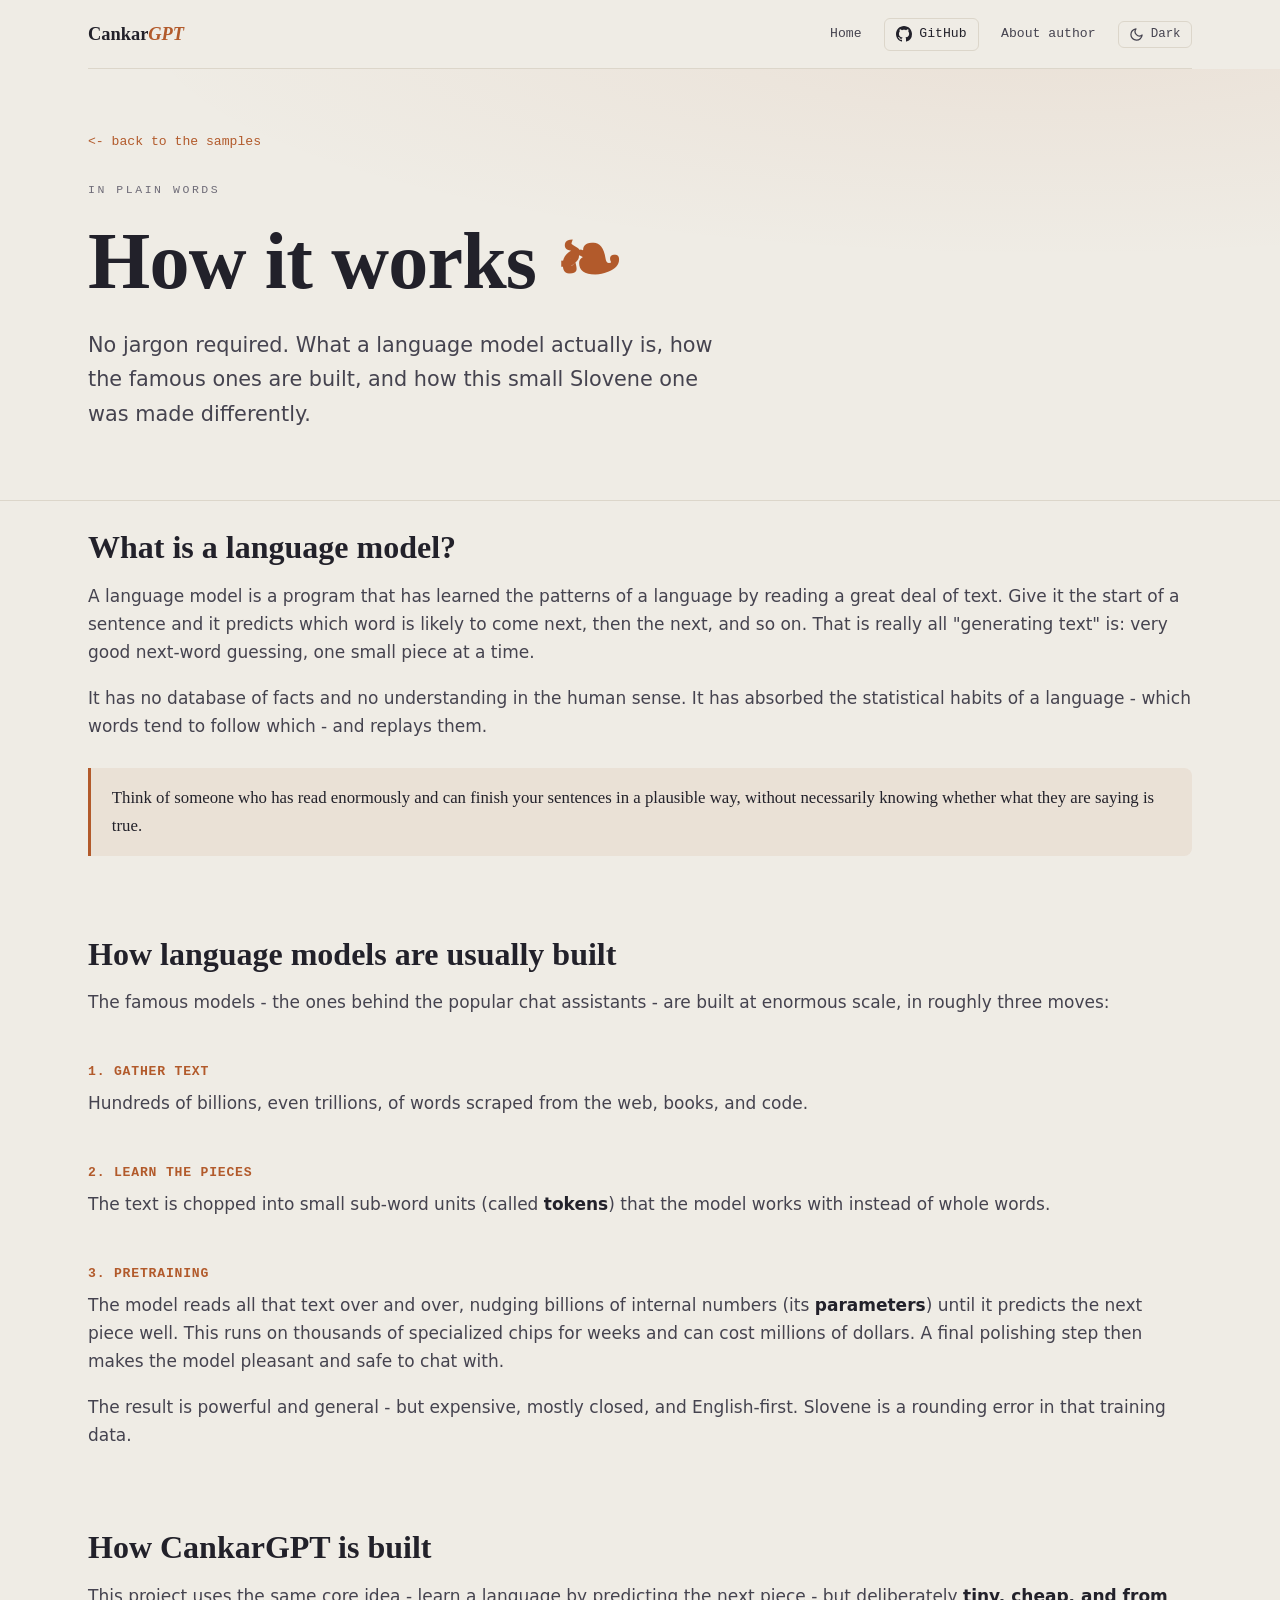
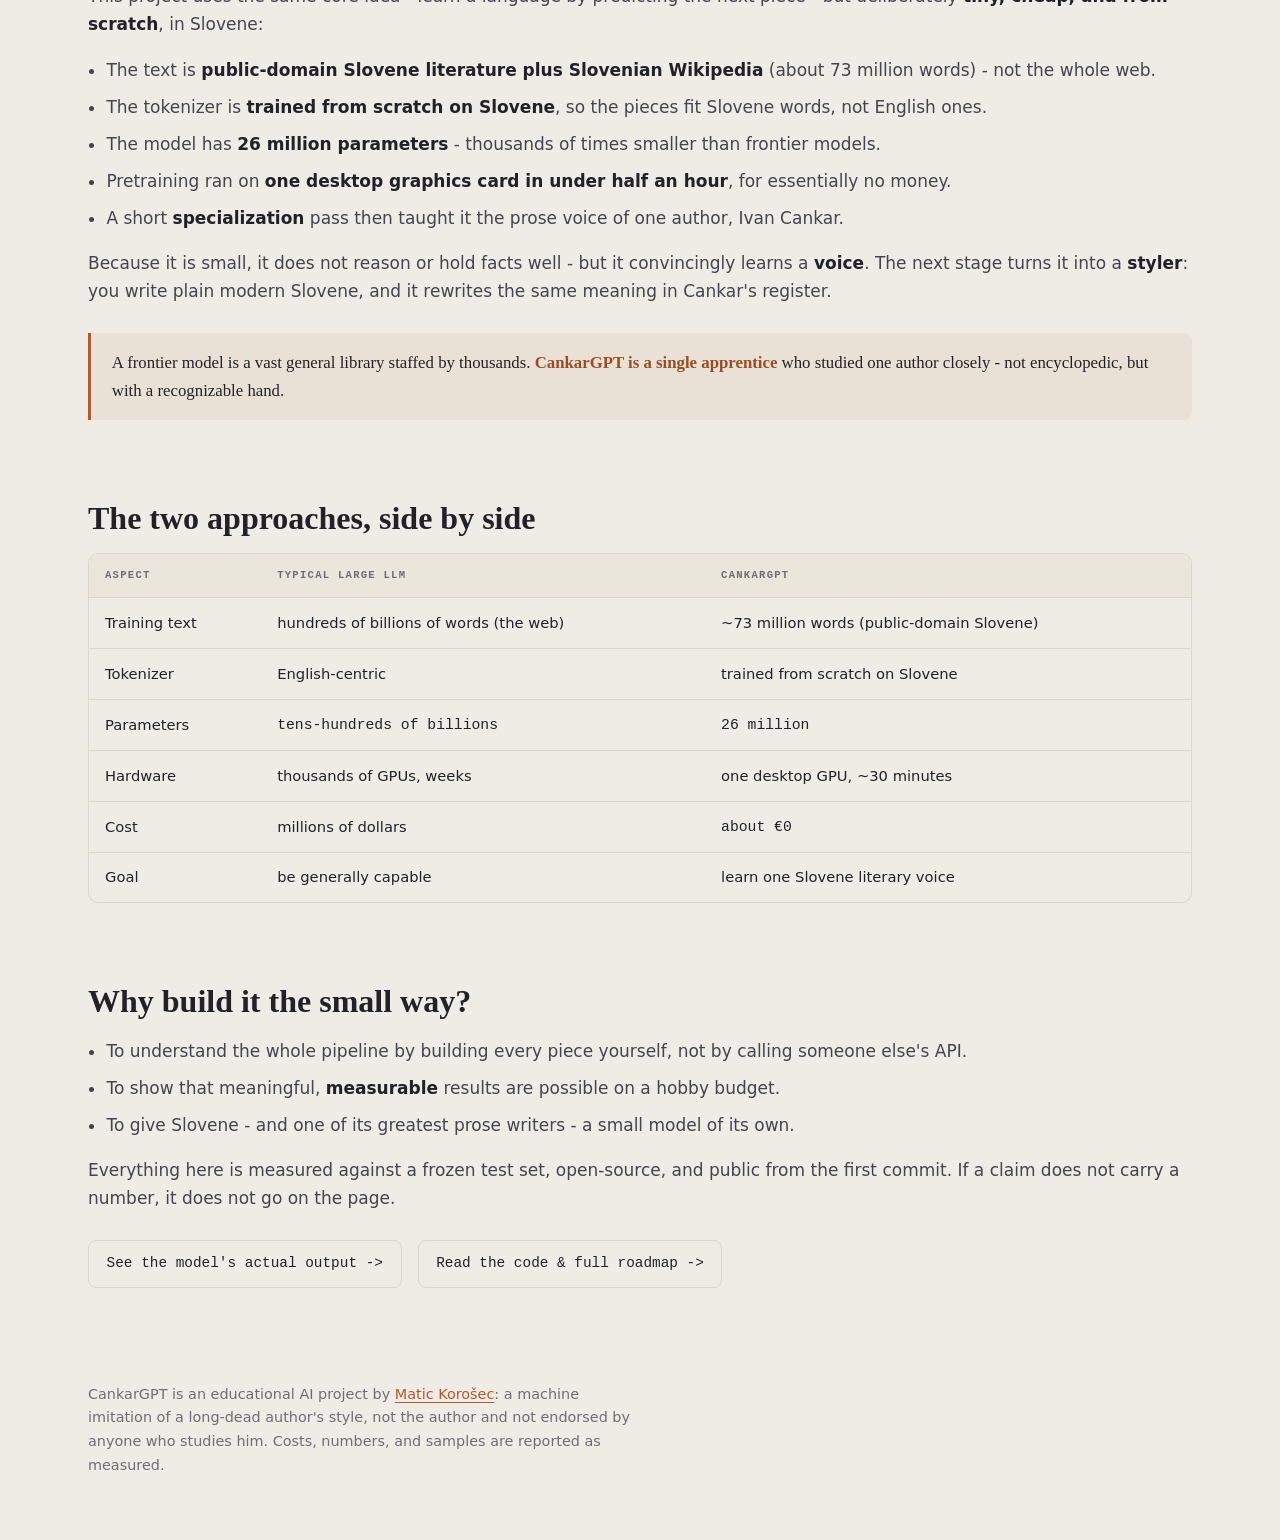
<file: apps/landing-page/how-it-works.html>
<!DOCTYPE html>
<html lang="en">
<head>
  <meta charset="utf-8">
  <meta name="viewport" content="width=device-width, initial-scale=1">
  <title>How CankarGPT works - in plain words</title>
  <meta name="description" content="A non-technical explainer: what a language model is, how they are usually trained at huge scale and cost, and how CankarGPT does it from scratch, tiny, and cheap, in Slovene.">
  <link rel="icon" href="data:image/svg+xml,<svg xmlns='http://www.w3.org/2000/svg' viewBox='0 0 32 32'><text y='26' font-size='26'>%F0%9F%95%AF%EF%B8%8F</text></svg>">
  <meta property="og:type" content="article">
  <meta property="og:title" content="How CankarGPT works - in plain words">
  <meta property="og:description" content="What a language model is, how they are usually trained at huge scale, and how this one was built from scratch on one desktop GPU.">
  <meta property="og:url" content="https://cankar-gpt.nextgen-solutions.xyz/how-it-works.html">
  <meta property="og:image" content="https://cankar-gpt.nextgen-solutions.xyz/og-image.png">
  <meta property="og:image:width" content="1200">
  <meta property="og:image:height" content="630">
  <meta name="twitter:card" content="summary_large_image">
  <meta name="twitter:image" content="https://cankar-gpt.nextgen-solutions.xyz/og-image.png">
  <link rel="stylesheet" href="style.css">
</head>
<body>

<div class="wrap">
  <nav class="bar">
    <a class="mark" href="index.html" style="text-decoration:none;color:inherit">Cankar<span class="flame">GPT</span></a>
    <span class="links">
      <a href="index.html">Home</a>
      <a class="btn-github" href="https://github.com/Mult1Hunter/cankar-gpt" target="_blank" rel="noopener"><svg viewBox="0 0 16 16" width="16" height="16" fill="currentColor" aria-hidden="true"><path d="M8 0C3.58 0 0 3.58 0 8c0 3.54 2.29 6.53 5.47 7.59.4.07.55-.17.55-.38 0-.19-.01-.82-.01-1.49-2.01.37-2.53-.49-2.69-.94-.09-.23-.48-.94-.82-1.13-.28-.15-.68-.52-.01-.53.63-.01 1.08.58 1.23.82.72 1.21 1.87.87 2.33.66.07-.52.28-.87.51-1.07-1.78-.2-3.64-.89-3.64-3.95 0-.87.31-1.59.82-2.15-.08-.2-.36-1.02.08-2.12 0 0 .67-.21 2.2.82.64-.18 1.32-.27 2-.27.68 0 1.36.09 2 .27 1.53-1.04 2.2-.82 2.2-.82.44 1.1.16 1.92.08 2.12.51.56.82 1.27.82 2.15 0 3.07-1.87 3.75-3.65 3.95.29.25.54.73.54 1.48 0 1.07-.01 1.93-.01 2.2 0 .21.15.46.55.38A8.013 8.013 0 0 0 16 8c0-4.42-3.58-8-8-8z"/></svg>GitHub</a>
      <a href="https://nextgen-solutions.xyz" target="_blank" rel="noopener">About author</a>
      <button class="theme-toggle" id="themeToggle" type="button"></button>
    </span>
  </nav>
</div>

<header class="top">
  <div class="wrap">
    <p class="backlink"><a href="index.html">&lt;- back to the samples</a></p>
    <p class="eyebrow" style="margin-top:var(--s3)">In plain words</p>
    <h1 class="brand">How it works <span class="flame-mark">&#10087;</span></h1>
    <p class="lede">No jargon required. What a language model actually is, how the famous ones are
      built, and how this small Slovene one was made differently.</p>
  </div>
</header>

<main class="wrap">
  <article class="prose">

    <h2>What is a language model?</h2>
    <p>A language model is a program that has learned the patterns of a language by reading a great deal
      of text. Give it the start of a sentence and it predicts which word is likely to come next, then
      the next, and so on. That is really all "generating text" is: very good next-word guessing, one
      small piece at a time.</p>
    <p>It has no database of facts and no understanding in the human sense. It has absorbed the
      statistical habits of a language - which words tend to follow which - and replays them.</p>
    <div class="analogy">Think of someone who has read enormously and can finish your sentences in a
      plausible way, without necessarily knowing whether what they are saying is true.</div>

    <h2>How language models are usually built</h2>
    <p>The famous models - the ones behind the popular chat assistants - are built at enormous scale,
      in roughly three moves:</p>
    <h3>1. Gather text</h3>
    <p>Hundreds of billions, even trillions, of words scraped from the web, books, and code.</p>
    <h3>2. Learn the pieces</h3>
    <p>The text is chopped into small sub-word units (called <b>tokens</b>) that the model works with
      instead of whole words.</p>
    <h3>3. Pretraining</h3>
    <p>The model reads all that text over and over, nudging billions of internal numbers (its
      <b>parameters</b>) until it predicts the next piece well. This runs on thousands of specialized
      chips for weeks and can cost millions of dollars. A final polishing step then makes the model
      pleasant and safe to chat with.</p>
    <p>The result is powerful and general - but expensive, mostly closed, and English-first. Slovene is
      a rounding error in that training data.</p>

    <h2>How CankarGPT is built</h2>
    <p>This project uses the same core idea - learn a language by predicting the next piece - but
      deliberately <b>tiny, cheap, and from scratch</b>, in Slovene:</p>
    <ul>
      <li>The text is <b>public-domain Slovene literature plus Slovenian Wikipedia</b> (about 73 million
        words) - not the whole web.</li>
      <li>The tokenizer is <b>trained from scratch on Slovene</b>, so the pieces fit Slovene words, not
        English ones.</li>
      <li>The model has <b>26 million parameters</b> - thousands of times smaller than frontier models.</li>
      <li>Pretraining ran on <b>one desktop graphics card in under half an hour</b>, for essentially no
        money.</li>
      <li>A short <b>specialization</b> pass then taught it the prose voice of one author, Ivan Cankar.</li>
    </ul>
    <p>Because it is small, it does not reason or hold facts well - but it convincingly learns a
      <b>voice</b>. The next stage turns it into a <b>styler</b>: you write plain modern Slovene, and it
      rewrites the same meaning in Cankar's register.</p>
    <div class="analogy">A frontier model is a vast general library staffed by thousands. <b>CankarGPT is
      a single apprentice</b> who studied one author closely - not encyclopedic, but with a recognizable
      hand.</div>

    <h2>The two approaches, side by side</h2>
    <div class="tbl-wrap">
      <table class="tbl">
        <thead><tr><th>Aspect</th><th>Typical large LLM</th><th>CankarGPT</th></tr></thead>
        <tbody>
          <tr><td>Training text</td><td>hundreds of billions of words (the web)</td><td>~73 million words (public-domain Slovene)</td></tr>
          <tr><td>Tokenizer</td><td>English-centric</td><td>trained from scratch on Slovene</td></tr>
          <tr><td>Parameters</td><td class="mono">tens-hundreds of billions</td><td class="mono">26 million</td></tr>
          <tr><td>Hardware</td><td>thousands of GPUs, weeks</td><td>one desktop GPU, ~30 minutes</td></tr>
          <tr><td>Cost</td><td>millions of dollars</td><td class="mono">about &euro;0</td></tr>
          <tr><td>Goal</td><td>be generally capable</td><td>learn one Slovene literary voice</td></tr>
        </tbody>
      </table>
    </div>

    <h2>Why build it the small way?</h2>
    <ul>
      <li>To understand the whole pipeline by building every piece yourself, not by calling someone
        else's API.</li>
      <li>To show that meaningful, <b>measurable</b> results are possible on a hobby budget.</li>
      <li>To give Slovene - and one of its greatest prose writers - a small model of its own.</li>
    </ul>
    <p>Everything here is measured against a frozen test set, open-source, and public from the first
      commit. If a claim does not carry a number, it does not go on the page.</p>

    <div class="readnext">
      <a href="index.html">See the model's actual output -&gt;</a>
      <a href="https://github.com/Mult1Hunter/cankar-gpt" target="_blank" rel="noopener">Read the code &amp; full roadmap -&gt;</a>
    </div>
  </article>

  <footer>
    <p class="disclaim">CankarGPT is an educational AI project by
      <a href="https://nextgen-solutions.xyz" target="_blank" rel="noopener">Matic Koro&scaron;ec</a>: a machine imitation of a long-dead
      author's style, not the author and not endorsed by anyone who studies him. Costs, numbers, and
      samples are reported as measured.</p>
  </footer>
</main>

<script>
  (function () {
    var root = document.documentElement, key = "cankargpt-theme", btn = document.getElementById("themeToggle");
    var SUN = '<svg viewBox="0 0 24 24" width="15" height="15" fill="none" stroke="currentColor" stroke-width="2" stroke-linecap="round" aria-hidden="true"><circle cx="12" cy="12" r="4.2"/><path d="M12 2.5v2M12 19.5v2M4.4 4.4l1.4 1.4M18.2 18.2l1.4 1.4M2.5 12h2M19.5 12h2M4.4 19.6l1.4-1.4M18.2 5.8l1.4-1.4"/></svg>';
    var MOON = '<svg viewBox="0 0 24 24" width="15" height="15" fill="none" stroke="currentColor" stroke-width="2" stroke-linejoin="round" aria-hidden="true"><path d="M21 12.8A9 9 0 1 1 11.2 3 7 7 0 0 0 21 12.8z"/></svg>';
    function effective() { var t = root.getAttribute("data-theme"); if (t) return t; return window.matchMedia("(prefers-color-scheme: dark)").matches ? "dark" : "light"; }
    function render() {
      if (effective() === "dark") { btn.innerHTML = SUN + "<span>Light</span>"; btn.title = "Switch to light theme"; btn.setAttribute("aria-label", "Switch to light theme"); }
      else { btn.innerHTML = MOON + "<span>Dark</span>"; btn.title = "Switch to dark theme"; btn.setAttribute("aria-label", "Switch to dark theme"); }
    }
    try { var saved = localStorage.getItem(key); if (saved) root.setAttribute("data-theme", saved); } catch (e) {}
    render();
    btn.addEventListener("click", function () {
      var next = effective() === "dark" ? "light" : "dark";
      root.setAttribute("data-theme", next);
      try { localStorage.setItem(key, next); } catch (e) {}
      render();
    });
  })();
</script>
</body>
</html>
</file>
<file: docs/style.css>
:root {
    --ground: #14151b; --surface: #1b1d25; --surface-2: #22242f; --line: #2b2d38;
    --ink: #e7e3d9; --ink-dim: #b4b0a8; --muted: #86848f;
    --voice: #df8a52; --voice-dim: #c9773f; --voice-wash: rgba(223,138,82,0.10);
    --machine: #7f9cbb; --machine-wash: rgba(127,156,187,0.10); --broken: #6f6d78;
    --done: #6f8f77;

    --font-voice: "Iowan Old Style", "Palatino Linotype", Palatino, "Book Antiqua", Georgia, serif;
    --font-body: system-ui, -apple-system, "Segoe UI", Roboto, Helvetica, Arial, sans-serif;
    --font-machine: ui-monospace, "SF Mono", "JetBrains Mono", "Cascadia Code", Menlo, Consolas, monospace;

    --measure: 66ch;
    --pad: clamp(1.1rem, 4vw, 2.5rem);
    --s1: 0.5rem; --s2: 1rem; --s3: 1.75rem; --s4: 3rem; --s5: 5rem;
  }
  @media (prefers-color-scheme: light) {
    :root {
      --ground: #efece5; --surface: #f6f3ec; --surface-2: #eae6dc; --line: #dcd6ca;
      --ink: #22212a; --ink-dim: #45434f; --muted: #6f6c78;
      --voice: #b25a2b; --voice-dim: #9a4c22; --voice-wash: rgba(178,90,43,0.08);
      --machine: #4d6f97; --machine-wash: rgba(77,111,151,0.08); --broken: #86848f;
      --done: #4f7a5f;
    }
  }
  :root[data-theme="dark"] {
    --ground: #14151b; --surface: #1b1d25; --surface-2: #22242f; --line: #2b2d38;
    --ink: #e7e3d9; --ink-dim: #b4b0a8; --muted: #86848f;
    --voice: #df8a52; --voice-dim: #c9773f; --voice-wash: rgba(223,138,82,0.10);
    --machine: #7f9cbb; --machine-wash: rgba(127,156,187,0.10); --broken: #6f6d78; --done: #6f8f77;
  }
  :root[data-theme="light"] {
    --ground: #efece5; --surface: #f6f3ec; --surface-2: #eae6dc; --line: #dcd6ca;
    --ink: #22212a; --ink-dim: #45434f; --muted: #6f6c78;
    --voice: #b25a2b; --voice-dim: #9a4c22; --voice-wash: rgba(178,90,43,0.08);
    --machine: #4d6f97; --machine-wash: rgba(77,111,151,0.08); --broken: #86848f; --done: #4f7a5f;
  }

  * { box-sizing: border-box; }
  html { scroll-behavior: smooth; }
  @media (prefers-reduced-motion: reduce){ html { scroll-behavior: auto; } }
  body {
    margin: 0; background: var(--ground); color: var(--ink);
    font-family: var(--font-body); font-size: 1.0625rem; line-height: 1.65;
    -webkit-font-smoothing: antialiased; text-rendering: optimizeLegibility;
  }
  .wrap { max-width: 74rem; margin: 0 auto; padding-inline: var(--pad); }
  .col { max-width: var(--measure); }
  h1, h2, h3 { text-wrap: balance; line-height: 1.15; margin: 0; }
  a { color: var(--voice); text-underline-offset: 3px; text-decoration-thickness: 1px; }
  a:hover { color: var(--voice-dim); }
  :focus-visible { outline: 2px solid var(--voice); outline-offset: 3px; border-radius: 2px; }
  .eyebrow { font-family: var(--font-machine); font-size: 0.72rem; letter-spacing: 0.22em; text-transform: uppercase; color: var(--muted); }

  /* ---- nav ---- */
  nav.bar { display: flex; align-items: center; justify-content: space-between; gap: 1rem; padding-block: 1.1rem; border-bottom: 1px solid var(--line); flex-wrap: wrap; }
  nav .mark { font-family: var(--font-voice); font-weight: 600; font-size: 1.15rem; }
  nav .mark .flame { color: var(--voice); font-style: italic; }
  nav .links { display: flex; align-items: center; gap: 1.4rem; font-family: var(--font-machine); font-size: 0.82rem; }
  nav .links a { color: var(--ink-dim); text-decoration: none; }
  nav .links a:hover { color: var(--voice); }
  .theme-toggle { display: inline-flex; align-items: center; gap: 0.4rem; background: none; border: 1px solid var(--line); color: var(--ink-dim); font-family: var(--font-machine); font-size: 0.78rem; padding: 0.3rem 0.65rem; border-radius: 6px; cursor: pointer; }
  .theme-toggle svg { display: block; }
  .theme-toggle:hover { border-color: var(--voice); color: var(--voice); }
  .links a.btn-github { display: inline-flex; align-items: center; gap: 0.45rem; color: var(--ink); border: 1px solid var(--line); border-radius: 6px; padding: 0.3rem 0.7rem; }
  .links a.btn-github svg { display: block; }
  .links a.btn-github:hover { border-color: var(--voice); color: var(--voice); }
  .foot-links a.btn-github { color: var(--voice); }
  .notice-bar { display: flex; gap: 0.75rem; align-items: flex-start; margin-top: var(--s4); padding: 0.9rem 1.1rem; border: 1px solid var(--line); border-left: 3px solid var(--voice); border-radius: 8px; background: var(--voice-wash); font-size: 0.92rem; color: var(--ink-dim); }
  .notice-bar .ic { flex: none; color: var(--voice); font-family: var(--font-machine); font-weight: 700; }
  .notice-bar b { color: var(--ink); }
  .notice-bar a { white-space: nowrap; }

  /* ---- header ---- */
  header.top { padding-block: var(--s4) var(--s4); border-bottom: 1px solid var(--line);
    background: radial-gradient(120% 90% at 82% -10%, var(--voice-wash), transparent 60%); }
  .brand { font-family: var(--font-voice); font-weight: 600; font-size: clamp(2.6rem, 8vw, 5rem); letter-spacing: -0.01em; margin-block: var(--s2) var(--s2); }
  .brand .flame { color: var(--voice); font-style: italic; }
  .lede { font-size: clamp(1.05rem, 2.4vw, 1.3rem); color: var(--ink-dim); max-width: 48ch; }
  .epigraph { font-family: var(--font-voice); font-style: italic; color: var(--muted); font-size: 1.05rem; margin-top: var(--s3); }
  @keyframes flicker { 0%,100%{opacity:1;} 45%{opacity:0.82;} 70%{opacity:0.94;} }
  .flame-mark { display:inline-block; animation: flicker 4.5s ease-in-out infinite; color: var(--voice); }
  @media (prefers-reduced-motion: reduce){ .flame-mark { animation: none; } }

  section { padding-block: var(--s5); border-bottom: 1px solid var(--line); }
  .kicker { display: flex; align-items: baseline; gap: 0.9rem; margin-bottom: var(--s3); }
  .kicker h2 { font-family: var(--font-voice); font-weight: 600; font-size: clamp(1.5rem, 4vw, 2.15rem); }
  .kicker .num { font-family: var(--font-machine); font-size: 0.8rem; color: var(--voice); letter-spacing: 0.1em; padding-top: 0.4rem; }
  .note { color: var(--muted); font-size: 0.95rem; }

  .prompt-line { font-family: var(--font-machine); font-size: 0.95rem; color: var(--ink-dim); margin-bottom: var(--s3); }
  .prompt-line b { color: var(--ink); background: var(--voice-wash); padding: 0.1em 0.45em; border-radius: 3px; }
  .fork { display: grid; grid-template-columns: 1fr 1fr; gap: 1px; background: var(--line); border: 1px solid var(--line); border-radius: 10px; overflow: hidden; }
  @media (max-width: 720px) { .fork { grid-template-columns: 1fr; } }
  .panel { background: var(--surface); padding: clamp(1.1rem, 3vw, 2rem); }
  .panel .tag { display: flex; align-items: center; gap: 0.55rem; font-family: var(--font-machine); font-size: 0.74rem; letter-spacing: 0.12em; text-transform: uppercase; margin-bottom: var(--s2); }
  .dot { width: 9px; height: 9px; border-radius: 50%; flex: none; }
  .panel.machine .dot { background: var(--machine); } .panel.voice .dot { background: var(--voice); }
  .panel.machine .tag { color: var(--machine); } .panel.voice .tag { color: var(--voice); }
  .panel .verdict { color: var(--muted); text-transform: none; letter-spacing: 0; font-family: var(--font-body); }
  .out-machine { font-family: var(--font-machine); font-size: 0.9rem; line-height: 1.6; color: var(--ink-dim); }
  .out-voice { font-family: var(--font-voice); font-size: 1.12rem; line-height: 1.62; }
  .out-voice .q, .said .q { color: var(--voice-dim); }
  .fork-foot { margin-top: var(--s3); }

  .arc { display: grid; gap: 1.25rem; }
  .stage { display: grid; grid-template-columns: minmax(0,1fr) auto; gap: 1.25rem 2rem; align-items: start; padding: clamp(1.1rem,3vw,1.75rem); background: var(--surface); border: 1px solid var(--line); border-radius: 10px; border-left: 3px solid var(--stage, var(--broken)); }
  @media (max-width: 640px){ .stage { grid-template-columns: 1fr; } }
  .stage.tiny { --stage: var(--broken); } .stage.base { --stage: var(--machine); } .stage.v1 { --stage: var(--voice); }
  .stage h3 { font-family: var(--font-machine); font-size: 0.95rem; letter-spacing: 0.02em; margin-bottom: 0.5rem; }
  .stage .who { color: var(--stage, var(--ink)); }
  .stage .said { font-family: var(--font-voice); font-size: 1.06rem; line-height: 1.6; color: var(--ink-dim); }
  .stage.v1 .said { color: var(--ink); }
  .metric { text-align: right; font-family: var(--font-machine); min-width: 8.5rem; }
  .metric .big { font-size: 1.7rem; color: var(--ink); font-variant-numeric: tabular-nums; display:block; }
  .metric.v1 .big { color: var(--voice); }
  .metric .lbl { font-size: 0.68rem; letter-spacing: 0.12em; text-transform: uppercase; color: var(--muted); }

  .stats { display: grid; grid-template-columns: repeat(4, 1fr); gap: 1px; background: var(--line); border:1px solid var(--line); border-radius: 10px; overflow: hidden; }
  @media (max-width: 720px){ .stats { grid-template-columns: repeat(2,1fr);} }
  .stat { background: var(--surface); padding: clamp(1rem,3vw,1.5rem); }
  .stat .v { font-family: var(--font-machine); font-size: clamp(1.5rem,4vw,2rem); font-variant-numeric: tabular-nums; color: var(--ink); }
  .stat.hi .v { color: var(--voice); }
  .stat .k { font-size: 0.8rem; color: var(--muted); margin-top: 0.35rem; }
  .bars { margin-top: var(--s3); display: grid; gap: 0.85rem; }
  .bar-row { display: grid; grid-template-columns: 7.5rem 1fr 4rem; align-items: center; gap: 1rem; }
  @media (max-width:520px){ .bar-row{ grid-template-columns: 6rem 1fr 3.4rem; } }
  .bar-row .name { font-family: var(--font-machine); font-size: 0.82rem; color: var(--ink-dim); }
  .track { height: 12px; background: var(--surface-2); border-radius: 6px; overflow: hidden; }
  .fill { display: block; height: 100%; border-radius: 6px; min-width: 3px; }
  .fill.tiny { background: var(--broken); } .fill.base { background: var(--machine); } .fill.v1 { background: var(--voice); }
  .bar-row .val { font-family: var(--font-machine); font-variant-numeric: tabular-nums; text-align: right; font-size: 0.9rem; }

  .gallery { display: grid; grid-template-columns: repeat(2,1fr); gap: 1.25rem; }
  @media (max-width: 720px){ .gallery { grid-template-columns: 1fr; } }
  .card { background: var(--surface); border: 1px solid var(--line); border-radius: 10px; padding: clamp(1.1rem,3vw,1.6rem); }
  .card .chip { display: inline-flex; align-items: center; gap: 0.5rem; font-family: var(--font-machine); font-size: 0.7rem; letter-spacing: 0.1em; text-transform: uppercase; color: var(--muted); margin-bottom: var(--s2); }
  .card .said { font-family: var(--font-voice); font-size: 1.05rem; line-height: 1.6; }
  .card.v1 { border-left: 3px solid var(--voice); } .card.base { border-left: 3px solid var(--machine); } .card.tiny { border-left: 3px solid var(--broken); }

  /* ---- roadmap strip ---- */
  .road { display: flex; gap: 0.6rem; overflow-x: auto; padding-bottom: 0.5rem; }
  .phase { flex: 1 0 auto; min-width: 8.5rem; background: var(--surface); border: 1px solid var(--line); border-top: 3px solid var(--pc, var(--muted)); border-radius: 8px; padding: 0.9rem 1rem; }
  .phase.done { --pc: var(--done); } .phase.now { --pc: var(--voice); background: var(--voice-wash); } .phase.next { --pc: var(--machine); } .phase.later { --pc: var(--muted); }
  .phase .p-st { font-family: var(--font-machine); font-size: 0.62rem; letter-spacing: 0.12em; text-transform: uppercase; color: var(--pc, var(--muted)); }
  .phase .p-nm { margin-top: 0.35rem; font-size: 0.95rem; color: var(--ink); }
  .phase.now .p-nm { color: var(--voice); font-weight: 600; }
  .rm-groups { display: grid; grid-template-columns: repeat(3, 1fr); gap: 1.25rem; margin-top: var(--s3); }
  @media (max-width: 780px){ .rm-groups { grid-template-columns: 1fr; } }
  .rm-group { background: var(--surface); border: 1px solid var(--line); border-radius: 10px; padding: clamp(1.1rem,3vw,1.5rem); border-top: 3px solid var(--gc, var(--muted)); }
  .rm-group.done { --gc: var(--done); } .rm-group.next { --gc: var(--voice); } .rm-group.later { --gc: var(--machine); }
  .rm-group h3 { font-family: var(--font-machine); font-size: 0.78rem; letter-spacing: 0.12em; text-transform: uppercase; color: var(--gc, var(--ink)); margin-bottom: 0.3rem; }
  .rm-group .g-sub { font-size: 0.85rem; color: var(--muted); margin-bottom: var(--s2); }
  .rm-group ul { margin: 0; padding-left: 1.05rem; }
  .rm-group li { margin-bottom: 0.7rem; color: var(--ink-dim); font-size: 0.94rem; }
  .rm-group li b { color: var(--ink); font-weight: 600; }
  .rm-group li::marker { color: var(--gc, var(--muted)); }

  /* ---- glossary ---- */
  .glossary { display: grid; grid-template-columns: repeat(2, minmax(0,1fr)); gap: 1px; background: var(--line); border: 1px solid var(--line); border-radius: 10px; overflow: hidden; }
  @media (max-width: 640px){ .glossary { grid-template-columns: 1fr; } }
  .glossary div { background: var(--surface); padding: 1.1rem 1.3rem; }
  .glossary dt { font-family: var(--font-machine); font-size: 0.82rem; color: var(--voice); margin-bottom: 0.3rem; }
  .glossary dd { margin: 0; color: var(--ink-dim); font-size: 0.95rem; }

  .spec { display: grid; grid-template-columns: repeat(2, minmax(0,1fr)); gap: 1px; background: var(--line); border: 1px solid var(--line); border-radius: 10px; overflow: hidden; }
  @media (max-width: 640px){ .spec { grid-template-columns: 1fr; } }
  .spec div { background: var(--surface); padding: 1.1rem 1.3rem; }
  .spec dt { font-family: var(--font-machine); font-size: 0.7rem; letter-spacing: 0.12em; text-transform: uppercase; color: var(--muted); margin-bottom: 0.3rem; }
  .spec dd { margin: 0; color: var(--ink); } .spec dd small { color: var(--ink-dim); }

  .honesty { display: grid; grid-template-columns: 1fr 1fr; gap: 1.25rem; }
  @media (max-width: 640px){ .honesty { grid-template-columns: 1fr; } }
  .honesty .box { padding: clamp(1.1rem,3vw,1.6rem); border-radius: 10px; border: 1px solid var(--line); background: var(--surface); }
  .honesty .box h3 { font-family: var(--font-machine); font-size: 0.78rem; letter-spacing: 0.12em; text-transform: uppercase; margin-bottom: var(--s2); }
  .honesty .is h3 { color: var(--voice); } .honesty .isnot h3 { color: var(--machine); }
  .honesty ul { margin: 0; padding-left: 1.1rem; }
  .honesty li { margin-bottom: 0.6rem; color: var(--ink-dim); } .honesty li::marker { color: var(--muted); }

  footer { padding-block: var(--s5) var(--s4); }
  .foot-links { display: flex; gap: 1.6rem; flex-wrap: wrap; font-family: var(--font-machine); font-size: 0.85rem; margin-bottom: var(--s3); }
  .foot-links a { color: var(--voice); text-decoration: none; } .foot-links a:hover { text-decoration: underline; }
  footer .disclaim { color: var(--muted); font-size: 0.9rem; max-width: 60ch; }
  .sources { font-family: var(--font-machine); font-size: 0.82rem; color: var(--ink-dim); margin-top: var(--s3); line-height: 1.9; }
  .sources b { color: var(--ink); font-weight: 600; }

/* ---- shared data table (versions, comparison) ---- */
.tbl-wrap { overflow-x: auto; border: 1px solid var(--line); border-radius: 10px; }
table.tbl { width: 100%; border-collapse: collapse; font-size: 0.92rem; min-width: 34rem; }
table.tbl th, table.tbl td { text-align: left; padding: 0.8rem 1rem; border-bottom: 1px solid var(--line); vertical-align: top; }
table.tbl thead th { font-family: var(--font-machine); font-size: 0.66rem; letter-spacing: 0.12em; text-transform: uppercase; color: var(--muted); background: var(--surface-2); }
table.tbl tbody tr:last-child td { border-bottom: none; }
table.tbl .mono { font-family: var(--font-machine); font-variant-numeric: tabular-nums; white-space: nowrap; }
table.tbl tr.current { background: var(--voice-wash); }
table.tbl tr.current .mono, table.tbl tr.current td:first-child { color: var(--voice); }
table.tbl tr.upcoming td { color: var(--muted); }

/* ---- subpage prose ---- */
.prose { max-width: none; }
.prose > p { color: var(--ink-dim); margin: 0 0 1.15rem; }
.prose h2 { font-family: var(--font-voice); font-weight: 600; font-size: clamp(1.4rem, 3.6vw, 2rem); margin: var(--s5) 0 var(--s2); }
.prose h2:first-of-type { margin-top: var(--s3); }
.prose h3 { font-family: var(--font-machine); font-size: 0.82rem; letter-spacing: 0.06em; text-transform: uppercase; color: var(--voice); margin: var(--s4) 0 0.6rem; }
.prose strong, .prose b { color: var(--ink); }
.prose ul { color: var(--ink-dim); padding-left: 1.15rem; }
.prose li { margin-bottom: 0.55rem; }
.analogy { border-left: 3px solid var(--voice); background: var(--voice-wash); padding: 1rem 1.3rem; border-radius: 0 8px 8px 0; margin: var(--s3) 0; font-family: var(--font-voice); font-size: 1.05rem; color: var(--ink); }
.analogy b { color: var(--voice-dim); }
.backlink { font-family: var(--font-machine); font-size: 0.82rem; color: var(--muted); }
.backlink a { color: var(--voice); text-decoration: none; }
.readnext { display: flex; gap: 1rem; flex-wrap: wrap; margin-top: var(--s3); }
.readnext a { font-family: var(--font-machine); font-size: 0.9rem; text-decoration: none; border: 1px solid var(--line); border-radius: 8px; padding: 0.7rem 1.1rem; color: var(--ink); }
.readnext a:hover { border-color: var(--voice); color: var(--voice); }
</file>
<file: apps/landing-page/style.css>
:root {
    --ground: #14151b; --surface: #1b1d25; --surface-2: #22242f; --line: #2b2d38;
    --ink: #e7e3d9; --ink-dim: #b4b0a8; --muted: #86848f;
    --voice: #df8a52; --voice-dim: #c9773f; --voice-wash: rgba(223,138,82,0.10);
    --machine: #7f9cbb; --machine-wash: rgba(127,156,187,0.10); --broken: #6f6d78;
    --done: #6f8f77;

    --font-voice: "Iowan Old Style", "Palatino Linotype", Palatino, "Book Antiqua", Georgia, serif;
    --font-body: system-ui, -apple-system, "Segoe UI", Roboto, Helvetica, Arial, sans-serif;
    --font-machine: ui-monospace, "SF Mono", "JetBrains Mono", "Cascadia Code", Menlo, Consolas, monospace;

    --measure: 66ch;
    --pad: clamp(1.1rem, 4vw, 2.5rem);
    --s1: 0.5rem; --s2: 1rem; --s3: 1.75rem; --s4: 3rem; --s5: 5rem;
  }
  @media (prefers-color-scheme: light) {
    :root {
      --ground: #efece5; --surface: #f6f3ec; --surface-2: #eae6dc; --line: #dcd6ca;
      --ink: #22212a; --ink-dim: #45434f; --muted: #6f6c78;
      --voice: #b25a2b; --voice-dim: #9a4c22; --voice-wash: rgba(178,90,43,0.08);
      --machine: #4d6f97; --machine-wash: rgba(77,111,151,0.08); --broken: #86848f;
      --done: #4f7a5f;
    }
  }
  :root[data-theme="dark"] {
    --ground: #14151b; --surface: #1b1d25; --surface-2: #22242f; --line: #2b2d38;
    --ink: #e7e3d9; --ink-dim: #b4b0a8; --muted: #86848f;
    --voice: #df8a52; --voice-dim: #c9773f; --voice-wash: rgba(223,138,82,0.10);
    --machine: #7f9cbb; --machine-wash: rgba(127,156,187,0.10); --broken: #6f6d78; --done: #6f8f77;
  }
  :root[data-theme="light"] {
    --ground: #efece5; --surface: #f6f3ec; --surface-2: #eae6dc; --line: #dcd6ca;
    --ink: #22212a; --ink-dim: #45434f; --muted: #6f6c78;
    --voice: #b25a2b; --voice-dim: #9a4c22; --voice-wash: rgba(178,90,43,0.08);
    --machine: #4d6f97; --machine-wash: rgba(77,111,151,0.08); --broken: #86848f; --done: #4f7a5f;
  }

  * { box-sizing: border-box; }
  html { scroll-behavior: smooth; }
  @media (prefers-reduced-motion: reduce){ html { scroll-behavior: auto; } }
  body {
    margin: 0; background: var(--ground); color: var(--ink);
    font-family: var(--font-body); font-size: 1.0625rem; line-height: 1.65;
    -webkit-font-smoothing: antialiased; text-rendering: optimizeLegibility;
  }
  .wrap { max-width: 74rem; margin: 0 auto; padding-inline: var(--pad); }
  .col { max-width: var(--measure); }
  h1, h2, h3 { text-wrap: balance; line-height: 1.15; margin: 0; }
  a { color: var(--voice); text-underline-offset: 3px; text-decoration-thickness: 1px; }
  a:hover { color: var(--voice-dim); }
  :focus-visible { outline: 2px solid var(--voice); outline-offset: 3px; border-radius: 2px; }
  .eyebrow { font-family: var(--font-machine); font-size: 0.72rem; letter-spacing: 0.22em; text-transform: uppercase; color: var(--muted); }

  /* ---- nav ---- */
  nav.bar { display: flex; align-items: center; justify-content: space-between; gap: 1rem; padding-block: 1.1rem; border-bottom: 1px solid var(--line); flex-wrap: wrap; }
  nav .mark { font-family: var(--font-voice); font-weight: 600; font-size: 1.15rem; }
  nav .mark .flame { color: var(--voice); font-style: italic; }
  nav .links { display: flex; align-items: center; gap: 1.4rem; font-family: var(--font-machine); font-size: 0.82rem; }
  nav .links a { color: var(--ink-dim); text-decoration: none; }
  nav .links a:hover { color: var(--voice); }
  .theme-toggle { display: inline-flex; align-items: center; gap: 0.4rem; background: none; border: 1px solid var(--line); color: var(--ink-dim); font-family: var(--font-machine); font-size: 0.78rem; padding: 0.3rem 0.65rem; border-radius: 6px; cursor: pointer; }
  .theme-toggle svg { display: block; }
  .theme-toggle:hover { border-color: var(--voice); color: var(--voice); }
  .links a.btn-github { display: inline-flex; align-items: center; gap: 0.45rem; color: var(--ink); border: 1px solid var(--line); border-radius: 6px; padding: 0.3rem 0.7rem; }
  .links a.btn-github svg { display: block; }
  .links a.btn-github:hover { border-color: var(--voice); color: var(--voice); }
  .foot-links a.btn-github { color: var(--voice); }
  .notice-bar { display: flex; gap: 0.75rem; align-items: flex-start; margin-top: var(--s4); padding: 0.9rem 1.1rem; border: 1px solid var(--line); border-left: 3px solid var(--voice); border-radius: 8px; background: var(--voice-wash); font-size: 0.92rem; color: var(--ink-dim); }
  .notice-bar .ic { flex: none; color: var(--voice); font-family: var(--font-machine); font-weight: 700; }
  .notice-bar b { color: var(--ink); }
  .notice-bar a { white-space: nowrap; }

  /* ---- header ---- */
  header.top { padding-block: var(--s4) var(--s4); border-bottom: 1px solid var(--line);
    background: radial-gradient(120% 90% at 82% -10%, var(--voice-wash), transparent 60%); }
  .brand { font-family: var(--font-voice); font-weight: 600; font-size: clamp(2.6rem, 8vw, 5rem); letter-spacing: -0.01em; margin-block: var(--s2) var(--s2); }
  .brand .flame { color: var(--voice); font-style: italic; }
  .lede { font-size: clamp(1.05rem, 2.4vw, 1.3rem); color: var(--ink-dim); max-width: 48ch; }
  .epigraph { font-family: var(--font-voice); font-style: italic; color: var(--muted); font-size: 1.05rem; margin-top: var(--s3); }
  @keyframes flicker { 0%,100%{opacity:1;} 45%{opacity:0.82;} 70%{opacity:0.94;} }
  .flame-mark { display:inline-block; animation: flicker 4.5s ease-in-out infinite; color: var(--voice); }
  @media (prefers-reduced-motion: reduce){ .flame-mark { animation: none; } }

  section { padding-block: var(--s5); border-bottom: 1px solid var(--line); }
  .kicker { display: flex; align-items: baseline; gap: 0.9rem; margin-bottom: var(--s3); }
  .kicker h2 { font-family: var(--font-voice); font-weight: 600; font-size: clamp(1.5rem, 4vw, 2.15rem); }
  .kicker .num { font-family: var(--font-machine); font-size: 0.8rem; color: var(--voice); letter-spacing: 0.1em; padding-top: 0.4rem; }
  .note { color: var(--muted); font-size: 0.95rem; }

  .prompt-line { font-family: var(--font-machine); font-size: 0.95rem; color: var(--ink-dim); margin-bottom: var(--s3); }
  .prompt-line b { color: var(--ink); background: var(--voice-wash); padding: 0.1em 0.45em; border-radius: 3px; }
  .fork { display: grid; grid-template-columns: 1fr 1fr; gap: 1px; background: var(--line); border: 1px solid var(--line); border-radius: 10px; overflow: hidden; }
  @media (max-width: 720px) { .fork { grid-template-columns: 1fr; } }
  .panel { background: var(--surface); padding: clamp(1.1rem, 3vw, 2rem); }
  .panel .tag { display: flex; align-items: center; gap: 0.55rem; font-family: var(--font-machine); font-size: 0.74rem; letter-spacing: 0.12em; text-transform: uppercase; margin-bottom: var(--s2); }
  .dot { width: 9px; height: 9px; border-radius: 50%; flex: none; }
  .panel.machine .dot { background: var(--machine); } .panel.voice .dot { background: var(--voice); }
  .panel.machine .tag { color: var(--machine); } .panel.voice .tag { color: var(--voice); }
  .panel .verdict { color: var(--muted); text-transform: none; letter-spacing: 0; font-family: var(--font-body); }
  .out-machine { font-family: var(--font-machine); font-size: 0.9rem; line-height: 1.6; color: var(--ink-dim); }
  .out-voice { font-family: var(--font-voice); font-size: 1.12rem; line-height: 1.62; }
  .out-voice .q, .said .q { color: var(--voice-dim); }
  .fork-foot { margin-top: var(--s3); }

  .arc { display: grid; gap: 1.25rem; }
  .stage { display: grid; grid-template-columns: minmax(0,1fr) auto; gap: 1.25rem 2rem; align-items: start; padding: clamp(1.1rem,3vw,1.75rem); background: var(--surface); border: 1px solid var(--line); border-radius: 10px; border-left: 3px solid var(--stage, var(--broken)); }
  @media (max-width: 640px){ .stage { grid-template-columns: 1fr; } }
  .stage.tiny { --stage: var(--broken); } .stage.base { --stage: var(--machine); } .stage.v1 { --stage: var(--voice); }
  .stage h3 { font-family: var(--font-machine); font-size: 0.95rem; letter-spacing: 0.02em; margin-bottom: 0.5rem; }
  .stage .who { color: var(--stage, var(--ink)); }
  .stage .said { font-family: var(--font-voice); font-size: 1.06rem; line-height: 1.6; color: var(--ink-dim); }
  .stage.v1 .said { color: var(--ink); }
  .metric { text-align: right; font-family: var(--font-machine); min-width: 8.5rem; }
  .metric .big { font-size: 1.7rem; color: var(--ink); font-variant-numeric: tabular-nums; display:block; }
  .metric.v1 .big { color: var(--voice); }
  .metric .lbl { font-size: 0.68rem; letter-spacing: 0.12em; text-transform: uppercase; color: var(--muted); }

  .stats { display: grid; grid-template-columns: repeat(4, 1fr); gap: 1px; background: var(--line); border:1px solid var(--line); border-radius: 10px; overflow: hidden; }
  @media (max-width: 720px){ .stats { grid-template-columns: repeat(2,1fr);} }
  .stat { background: var(--surface); padding: clamp(1rem,3vw,1.5rem); }
  .stat .v { font-family: var(--font-machine); font-size: clamp(1.5rem,4vw,2rem); font-variant-numeric: tabular-nums; color: var(--ink); }
  .stat.hi .v { color: var(--voice); }
  .stat .k { font-size: 0.8rem; color: var(--muted); margin-top: 0.35rem; }
  .bars { margin-top: var(--s3); display: grid; gap: 0.85rem; }
  .bar-row { display: grid; grid-template-columns: 7.5rem 1fr 4rem; align-items: center; gap: 1rem; }
  @media (max-width:520px){ .bar-row{ grid-template-columns: 6rem 1fr 3.4rem; } }
  .bar-row .name { font-family: var(--font-machine); font-size: 0.82rem; color: var(--ink-dim); }
  .track { height: 12px; background: var(--surface-2); border-radius: 6px; overflow: hidden; }
  .fill { display: block; height: 100%; border-radius: 6px; min-width: 3px; }
  .fill.tiny { background: var(--broken); } .fill.base { background: var(--machine); } .fill.v1 { background: var(--voice); }
  .bar-row .val { font-family: var(--font-machine); font-variant-numeric: tabular-nums; text-align: right; font-size: 0.9rem; }

  .gallery { display: grid; grid-template-columns: repeat(2,1fr); gap: 1.25rem; }
  @media (max-width: 720px){ .gallery { grid-template-columns: 1fr; } }
  .card { background: var(--surface); border: 1px solid var(--line); border-radius: 10px; padding: clamp(1.1rem,3vw,1.6rem); }
  .card .chip { display: inline-flex; align-items: center; gap: 0.5rem; font-family: var(--font-machine); font-size: 0.7rem; letter-spacing: 0.1em; text-transform: uppercase; color: var(--muted); margin-bottom: var(--s2); }
  .card .said { font-family: var(--font-voice); font-size: 1.05rem; line-height: 1.6; }
  .card.v1 { border-left: 3px solid var(--voice); } .card.base { border-left: 3px solid var(--machine); } .card.tiny { border-left: 3px solid var(--broken); }

  /* ---- roadmap strip ---- */
  .road { display: flex; gap: 0.6rem; overflow-x: auto; padding-bottom: 0.5rem; }
  .phase { flex: 1 0 auto; min-width: 8.5rem; background: var(--surface); border: 1px solid var(--line); border-top: 3px solid var(--pc, var(--muted)); border-radius: 8px; padding: 0.9rem 1rem; }
  .phase.done { --pc: var(--done); } .phase.now { --pc: var(--voice); background: var(--voice-wash); } .phase.next { --pc: var(--machine); } .phase.later { --pc: var(--muted); }
  .phase .p-st { font-family: var(--font-machine); font-size: 0.62rem; letter-spacing: 0.12em; text-transform: uppercase; color: var(--pc, var(--muted)); }
  .phase .p-nm { margin-top: 0.35rem; font-size: 0.95rem; color: var(--ink); }
  .phase.now .p-nm { color: var(--voice); font-weight: 600; }
  .rm-groups { display: grid; grid-template-columns: repeat(3, 1fr); gap: 1.25rem; margin-top: var(--s3); }
  @media (max-width: 780px){ .rm-groups { grid-template-columns: 1fr; } }
  .rm-group { background: var(--surface); border: 1px solid var(--line); border-radius: 10px; padding: clamp(1.1rem,3vw,1.5rem); border-top: 3px solid var(--gc, var(--muted)); }
  .rm-group.done { --gc: var(--done); } .rm-group.next { --gc: var(--voice); } .rm-group.later { --gc: var(--machine); }
  .rm-group h3 { font-family: var(--font-machine); font-size: 0.78rem; letter-spacing: 0.12em; text-transform: uppercase; color: var(--gc, var(--ink)); margin-bottom: 0.3rem; }
  .rm-group .g-sub { font-size: 0.85rem; color: var(--muted); margin-bottom: var(--s2); }
  .rm-group ul { margin: 0; padding-left: 1.05rem; }
  .rm-group li { margin-bottom: 0.7rem; color: var(--ink-dim); font-size: 0.94rem; }
  .rm-group li b { color: var(--ink); font-weight: 600; }
  .rm-group li::marker { color: var(--gc, var(--muted)); }

  /* ---- glossary ---- */
  .glossary { display: grid; grid-template-columns: repeat(2, minmax(0,1fr)); gap: 1px; background: var(--line); border: 1px solid var(--line); border-radius: 10px; overflow: hidden; }
  @media (max-width: 640px){ .glossary { grid-template-columns: 1fr; } }
  .glossary div { background: var(--surface); padding: 1.1rem 1.3rem; }
  .glossary dt { font-family: var(--font-machine); font-size: 0.82rem; color: var(--voice); margin-bottom: 0.3rem; }
  .glossary dd { margin: 0; color: var(--ink-dim); font-size: 0.95rem; }

  .spec { display: grid; grid-template-columns: repeat(2, minmax(0,1fr)); gap: 1px; background: var(--line); border: 1px solid var(--line); border-radius: 10px; overflow: hidden; }
  @media (max-width: 640px){ .spec { grid-template-columns: 1fr; } }
  .spec div { background: var(--surface); padding: 1.1rem 1.3rem; }
  .spec dt { font-family: var(--font-machine); font-size: 0.7rem; letter-spacing: 0.12em; text-transform: uppercase; color: var(--muted); margin-bottom: 0.3rem; }
  .spec dd { margin: 0; color: var(--ink); } .spec dd small { color: var(--ink-dim); }

  .honesty { display: grid; grid-template-columns: 1fr 1fr; gap: 1.25rem; }
  @media (max-width: 640px){ .honesty { grid-template-columns: 1fr; } }
  .honesty .box { padding: clamp(1.1rem,3vw,1.6rem); border-radius: 10px; border: 1px solid var(--line); background: var(--surface); }
  .honesty .box h3 { font-family: var(--font-machine); font-size: 0.78rem; letter-spacing: 0.12em; text-transform: uppercase; margin-bottom: var(--s2); }
  .honesty .is h3 { color: var(--voice); } .honesty .isnot h3 { color: var(--machine); }
  .honesty ul { margin: 0; padding-left: 1.1rem; }
  .honesty li { margin-bottom: 0.6rem; color: var(--ink-dim); } .honesty li::marker { color: var(--muted); }

  footer { padding-block: var(--s5) var(--s4); }
  .foot-links { display: flex; gap: 1.6rem; flex-wrap: wrap; font-family: var(--font-machine); font-size: 0.85rem; margin-bottom: var(--s3); }
  .foot-links a { color: var(--voice); text-decoration: none; } .foot-links a:hover { text-decoration: underline; }
  footer .disclaim { color: var(--muted); font-size: 0.9rem; max-width: 60ch; }
  .sources { font-family: var(--font-machine); font-size: 0.82rem; color: var(--ink-dim); margin-top: var(--s3); line-height: 1.9; }
  .sources b { color: var(--ink); font-weight: 600; }

/* ---- shared data table (versions, comparison) ---- */
.tbl-wrap { overflow-x: auto; border: 1px solid var(--line); border-radius: 10px; }
table.tbl { width: 100%; border-collapse: collapse; font-size: 0.92rem; min-width: 34rem; }
table.tbl th, table.tbl td { text-align: left; padding: 0.8rem 1rem; border-bottom: 1px solid var(--line); vertical-align: top; }
table.tbl thead th { font-family: var(--font-machine); font-size: 0.66rem; letter-spacing: 0.12em; text-transform: uppercase; color: var(--muted); background: var(--surface-2); }
table.tbl tbody tr:last-child td { border-bottom: none; }
table.tbl .mono { font-family: var(--font-machine); font-variant-numeric: tabular-nums; white-space: nowrap; }
table.tbl tr.current { background: var(--voice-wash); }
table.tbl tr.current .mono, table.tbl tr.current td:first-child { color: var(--voice); }
table.tbl tr.upcoming td { color: var(--muted); }

/* ---- subpage prose ---- */
.prose { max-width: none; }
.prose > p { color: var(--ink-dim); margin: 0 0 1.15rem; }
.prose h2 { font-family: var(--font-voice); font-weight: 600; font-size: clamp(1.4rem, 3.6vw, 2rem); margin: var(--s5) 0 var(--s2); }
.prose h2:first-of-type { margin-top: var(--s3); }
.prose h3 { font-family: var(--font-machine); font-size: 0.82rem; letter-spacing: 0.06em; text-transform: uppercase; color: var(--voice); margin: var(--s4) 0 0.6rem; }
.prose strong, .prose b { color: var(--ink); }
.prose ul { color: var(--ink-dim); padding-left: 1.15rem; }
.prose li { margin-bottom: 0.55rem; }
.analogy { border-left: 3px solid var(--voice); background: var(--voice-wash); padding: 1rem 1.3rem; border-radius: 0 8px 8px 0; margin: var(--s3) 0; font-family: var(--font-voice); font-size: 1.05rem; color: var(--ink); }
.analogy b { color: var(--voice-dim); }
.backlink { font-family: var(--font-machine); font-size: 0.82rem; color: var(--muted); }
.backlink a { color: var(--voice); text-decoration: none; }
.readnext { display: flex; gap: 1rem; flex-wrap: wrap; margin-top: var(--s3); }
.readnext a { font-family: var(--font-machine); font-size: 0.9rem; text-decoration: none; border: 1px solid var(--line); border-radius: 8px; padding: 0.7rem 1.1rem; color: var(--ink); }
.readnext a:hover { border-color: var(--voice); color: var(--voice); }
</file>
